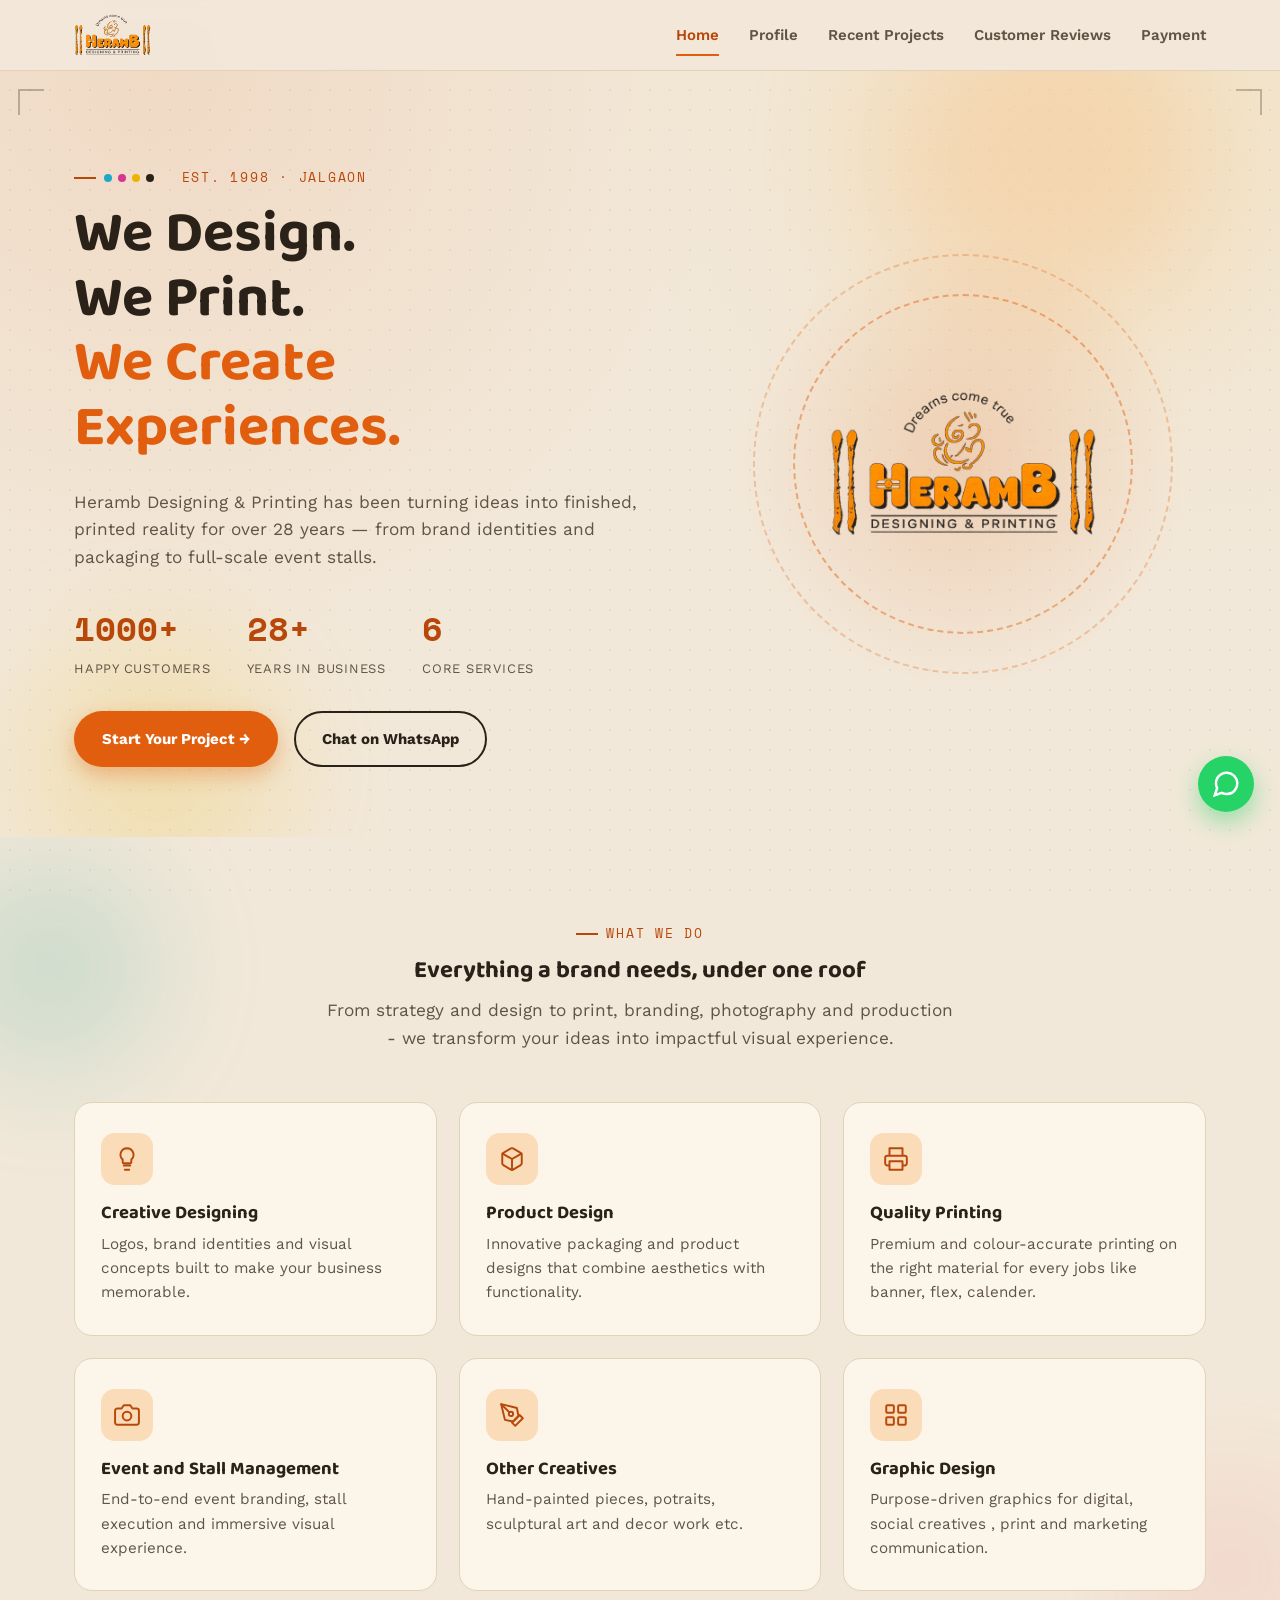
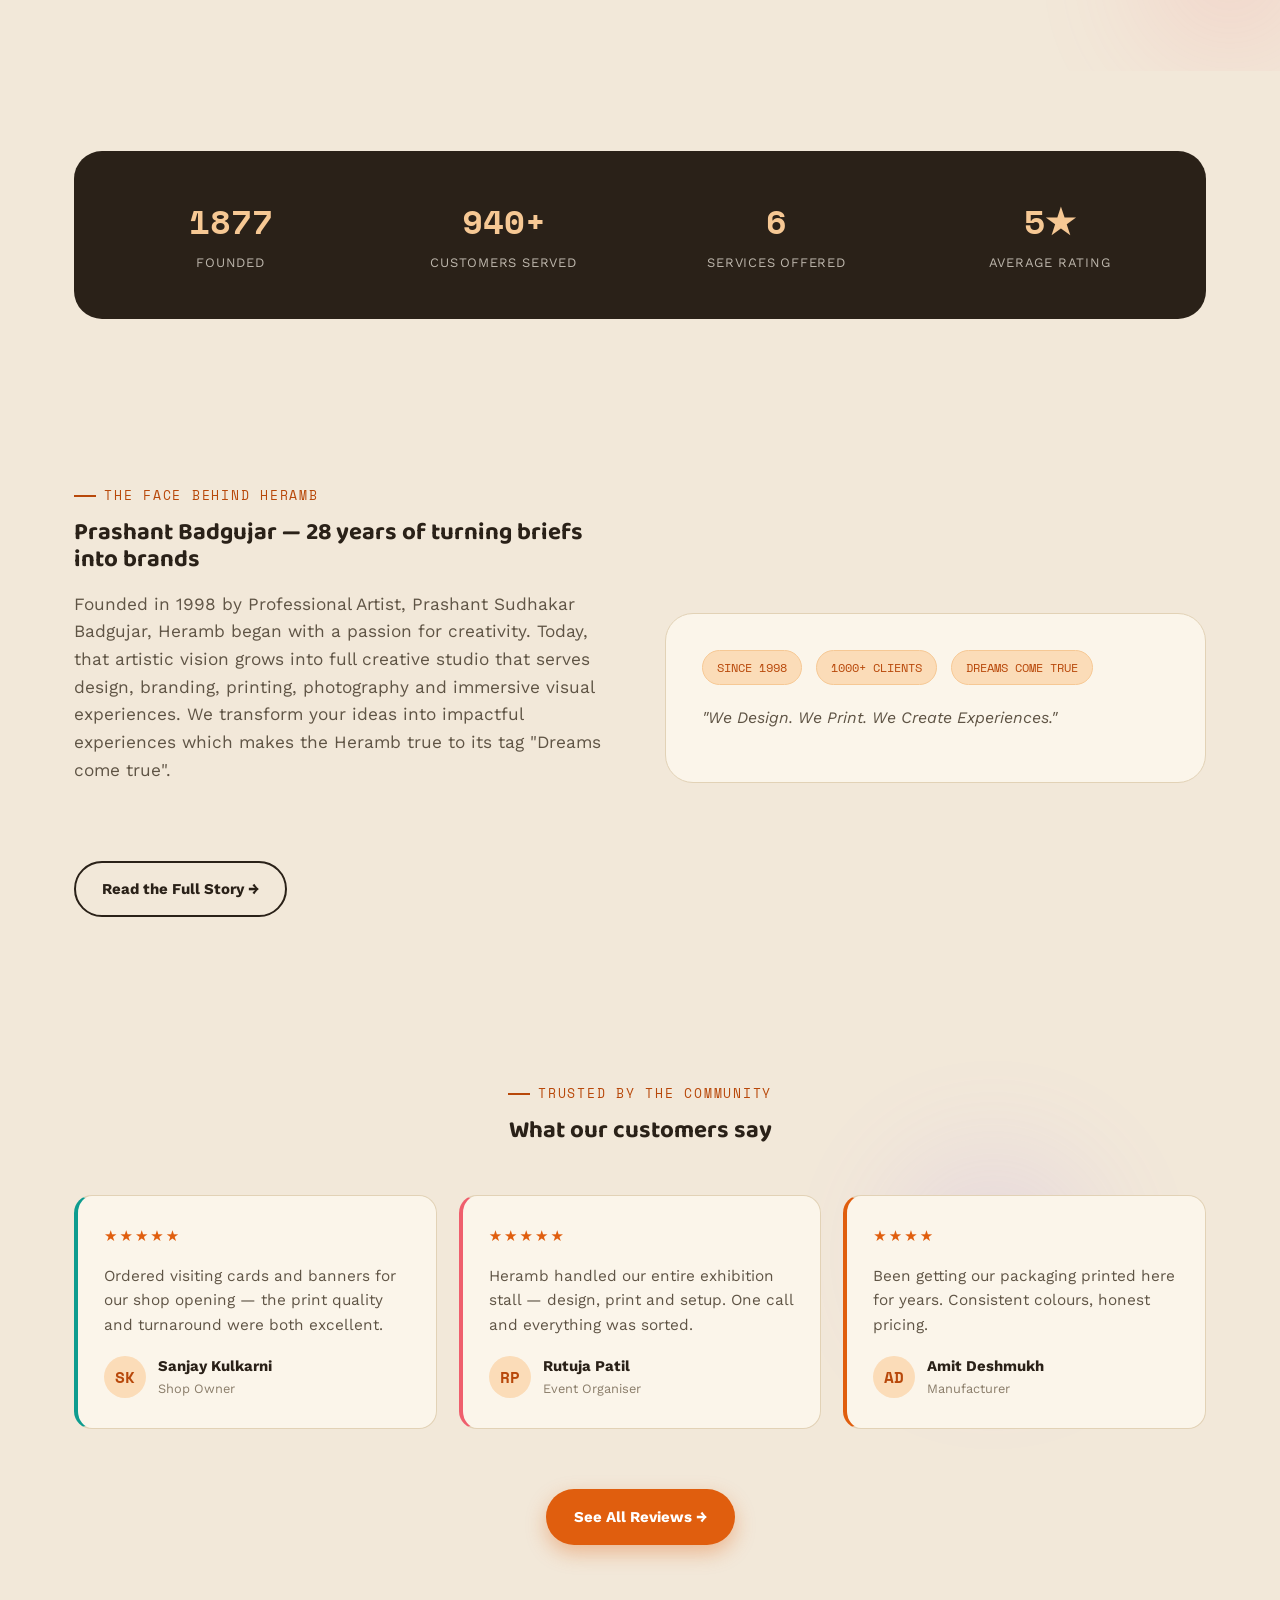
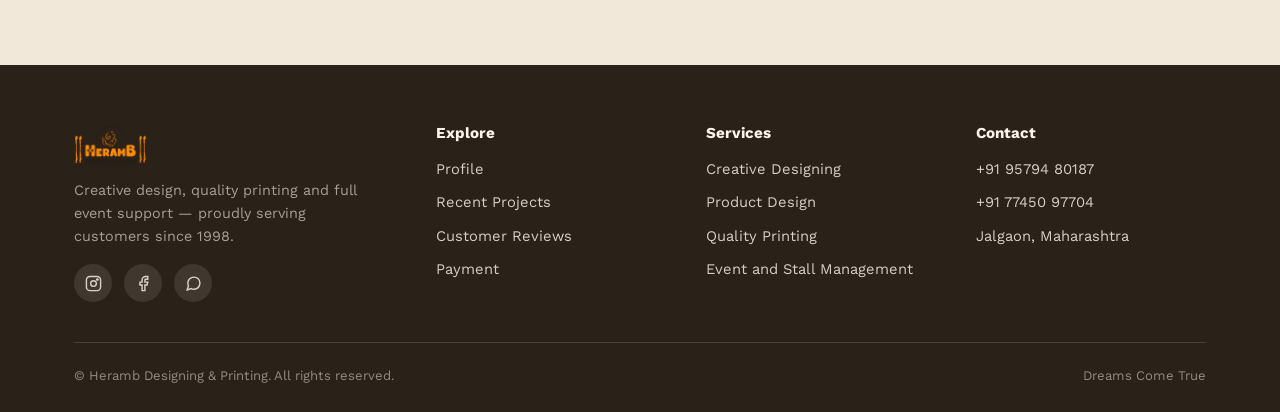
<file: index.html>
<!DOCTYPE html>
<html lang="en">
<head>
<meta charset="UTF-8">
<meta name="viewport" content="width=device-width, initial-scale=1.0">
<title>Heramb Designing &amp; Printing | Creative Design, Printing &amp; Events Since 1998</title>
<meta name="description" content="Heramb Designing & Printing — creative design, product design, quality printing, event and stall management & other creatives. Trusted by 1000+ customers since 1998.">
<link rel="icon" href="images/logo.png">
<link rel="preconnect" href="https://fonts.googleapis.com">
<link href="https://fonts.googleapis.com/css2?family=Baloo+2:wght@500;600;700;800&family=Work+Sans:wght@400;500;600;700&family=Space+Mono:wght@400;700&display=swap" rel="stylesheet">
<link rel="stylesheet" href="styles.css">
</head>
<body>

<header class="site-header">
  <div class="nav-wrap">
    <a href="index.html" class="brand">
      <img src="images/logo.png" alt="Heramb Designing & Printing logo">
    </a>
    <nav class="nav-links">
      <a href="index.html">Home</a>
      <a href="profile.html">Profile</a>
      <a href="projects.html">Recent Projects</a>
      <a href="reviews.html">Customer Reviews</a>
      <a href="payment.html">Payment</a>
      
    </nav>
    <button class="nav-toggle" aria-label="Toggle menu"><span></span><span></span><span></span></button>
  </div>
</header>

<section class="hero">
  <span class="crop-mark tl"></span>
  <span class="crop-mark tr"></span>
  <span class="blob orange" style="width:340px;height:340px;top:-80px;right:5%;"></span>
  <span class="blob yellow" style="width:260px;height:260px;bottom:-60px;left:2%;"></span>
  <div class="container hero-grid" style="position:relative; z-index:1;">
    <div>
      <span class="eyebrow"><span class="reg-dots"><span class="c"></span><span class="m"></span><span class="y"></span><span class="k"></span></span>&nbsp; Est. 1998 &middot; Jalgaon</span>
      <h1>We Design.<br>We Print.<br><span class="accent">We Create Experiences.</span></h1>
      <p class="lead">Heramb Designing &amp; Printing has been turning ideas into finished, printed reality for over 28 years — from brand identities and packaging to full-scale event stalls.</p>

      <div class="hero-stats">
        <div>
          <span class="stat-num">1000+</span>
          <span class="stat-label">Happy Customers</span>
        </div>
        <div>
          <span class="stat-num">28+</span>
          <span class="stat-label">Years in Business</span>
        </div>
        <div>
          <span class="stat-num">6</span>
          <span class="stat-label">Core Services</span>
        </div>
      </div>

      <div class="hero-actions">
        <a href="payment.html#enquiry" class="btn btn-primary">Start Your Project →</a>
        <a href="https://wa.me/919579480187?text=Hi%2C%20I%27d%20like%20to%20enquire%20about%20your%20services." class="btn btn-outline whatsapp-btn" target="_blank" rel="noopener">Chat on WhatsApp</a>
      </div>
    </div>

    <div class="hero-visual">
      <span class="ring r2"></span>
      <span class="ring r1"></span>
      <div class="logo-frame">
        <img src="images/logo.png" alt="Heramb Designing & Printing — Dreams Come True">
      </div>
    </div>
  </div>
</section>

<section id="services" style="position:relative; overflow:hidden;">
  <span class="blob teal drift" style="width:220px;height:220px;top:20px;left:-60px;"></span>
  <span class="blob coral drift" style="width:180px;height:180px;bottom:10px;right:-40px; animation-delay:-6s;"></span>
  <div class="container" style="position:relative; z-index:1;">
    <div class="section-head">
      <span class="eyebrow">What We Do</span>
      <h2>Everything a brand needs, under one roof</h2>
      <p class="lead" style="margin:0 auto;">From strategy and design to print, branding, photography and production - we transform your ideas into impactful visual experience.</p>
    </div>

    <div class="services-grid">

      <a class="service-card-link" href="projects.html?filter=branding">
      <div class="service-card">
        <div class="service-icon">
          <svg width="26" height="26" viewBox="0 0 24 24" fill="none" stroke="currentColor" stroke-width="1.8" stroke-linecap="round" stroke-linejoin="round"><path d="M9 18h6M10 22h4M12 2a6 6 0 0 0-4 10.472V15a1 1 0 0 0 1 1h6a1 1 0 0 0 1-1v-2.528A6 6 0 0 0 12 2Z"/></svg>
        </div>
        <h3>Creative Designing</h3>
        <p>Logos, brand identities and visual concepts built to make your business memorable.</p>
      </div>
      </a>

      <a class="service-card-link" href="projects.html?filter=packaging">
      <div class="service-card">
        <div class="service-icon">
          <svg width="26" height="26" viewBox="0 0 24 24" fill="none" stroke="currentColor" stroke-width="1.8" stroke-linecap="round" stroke-linejoin="round"><path d="M21 16V8a2 2 0 0 0-1-1.73l-7-4a2 2 0 0 0-2 0l-7 4A2 2 0 0 0 3 8v8a2 2 0 0 0 1 1.73l7 4a2 2 0 0 0 2 0l7-4A2 2 0 0 0 21 16Z"/><path d="M3.27 6.96 12 12.01l8.73-5.05M12 22.08V12"/></svg>
        </div>
        <h3>Product Design</h3>
        <p>Innovative packaging and product designs that combine aesthetics with functionality.</p>
      </div>
      </a>

      <a class="service-card-link" href="projects.html?filter=print">
      <div class="service-card">
        <div class="service-icon">
          <svg width="26" height="26" viewBox="0 0 24 24" fill="none" stroke="currentColor" stroke-width="1.8" stroke-linecap="round" stroke-linejoin="round"><path d="M6 9V2h12v7M6 18H4a2 2 0 0 1-2-2v-5a2 2 0 0 1 2-2h16a2 2 0 0 1 2 2v5a2 2 0 0 1-2 2h-2M6 14h12v8H6v-8Z"/></svg>
        </div>
        <h3>Quality Printing</h3>
        <p>Premium and colour-accurate printing on the right material for every jobs like banner, flex, calender.</p>
      </div>
      </a>

      <a class="service-card-link" href="projects.html?filter=photography">
      <div class="service-card">
        <div class="service-icon">
          <svg width="26" height="26" viewBox="0 0 24 24" fill="none" stroke="currentColor" stroke-width="1.8" stroke-linecap="round" stroke-linejoin="round"><path d="M23 19a2 2 0 0 1-2 2H3a2 2 0 0 1-2-2V8a2 2 0 0 1 2-2h4l2-3h6l2 3h4a2 2 0 0 1 2 2Z"/><circle cx="12" cy="13" r="4"/></svg>
        </div>
        <h3>Event and Stall Management</h3>
        <p>End-to-end event branding, stall execution and immersive visual experience.</p>
      </div>
      </a>

      <a class="service-card-link" href="projects.html?filter=design">
      <div class="service-card">
        <div class="service-icon">
          <svg width="26" height="26" viewBox="0 0 24 24" fill="none" stroke="currentColor" stroke-width="1.8" stroke-linecap="round" stroke-linejoin="round"><path d="m12 19 7-7 3 3-7 7-3-3Z"/><path d="m18 13-1.5-7.5L2 2l3.5 14.5L13 18l5-5Z"/><path d="M2 2l7.586 7.586"/><circle cx="11" cy="11" r="2"/></svg>
        </div>
        <h3>Other Creatives</h3>
        <p>Hand-painted pieces, potraits, sculptural art and decor work etc.</p>
      </div>
      </a>

      <div class="service-card no-link">
        <div class="service-icon">
          <svg width="26" height="26" viewBox="0 0 24 24" fill="none" stroke="currentColor" stroke-width="1.8" stroke-linecap="round" stroke-linejoin="round"><rect x="3" y="3" width="7" height="7" rx="1"/><rect x="14" y="3" width="7" height="7" rx="1"/><rect x="3" y="14" width="7" height="7" rx="1"/><rect x="14" y="14" width="7" height="7" rx="1"/></svg>
        </div>
        <h3>Graphic Design</h3>
        <p>Purpose-driven graphics for digital, social creatives , print and marketing communication.</p>
      </div>

    </div>
  </div>
</section>

<section>
  <div class="container">
    <div class="stats-strip">
      <div><span class="stat-num">1998</span><span class="stat-label">Founded</span></div>
      <div><span class="stat-num">1000+</span><span class="stat-label">Customers Served</span></div>
      <div><span class="stat-num">6</span><span class="stat-label">Services Offered</span></div>
      <div><span class="stat-num">4.9★</span><span class="stat-label">Average Rating</span></div>
    </div>
  </div>
</section>

<section>
  <div class="container two-col">
    <div>
      <span class="eyebrow">The Face Behind Heramb</span>
      <h2>Prashant Badgujar — 28 years of turning briefs into brands</h2>
      <p class="lead">Founded in 1998 by Professional Artist, Prashant Sudhakar Badgujar, Heramb began with a passion for creativity. Today, that artistic vision grows into full creative studio that serves design, branding, printing, photography and immersive visual experiences. We transform your ideas into impactful experiences which makes the Heramb true to its tag "Dreams come true".</p>
      <a href="profile.html" class="btn btn-outline mt-lg">Read the Full Story →</a>
    </div>
    <div class="panel" style="padding:36px;">
      <div class="badge-strip">
        <span class="badge-pill">SINCE 1998</span>
        <span class="badge-pill">1000+ CLIENTS</span>
        <span class="badge-pill">DREAMS COME TRUE</span>
      </div>
      <p style="margin-top:20px; color:var(--charcoal-soft); font-style:italic;">"We Design. We Print. We Create Experiences."</p>
    </div>
  </div>
</section>

<section>
  <div class="container">
    <div class="section-head">
      <span class="eyebrow">Trusted By The Community</span>
      <h2>What our customers say</h2>
    </div>
    <div class="review-grid" style="position:relative;">
      <span class="blob violet drift" style="width:200px;height:200px;top:-40px;right:10%; z-index:-1;"></span>
      <div class="review-card">
        <div class="review-stars">★★★★★</div>
        <p class="review-text">Ordered visiting cards and banners for our shop opening — the print quality and turnaround were both excellent.</p>
        <div class="review-person">
          <div class="review-avatar">SK</div>
          <div><div class="review-name">Sanjay Kulkarni</div><div class="review-role">Shop Owner</div></div>
        </div>
      </div>
      <div class="review-card">
        <div class="review-stars">★★★★★</div>
        <p class="review-text">Heramb handled our entire exhibition stall — design, print and setup. One call and everything was sorted.</p>
        <div class="review-person">
          <div class="review-avatar">RP</div>
          <div><div class="review-name">Rutuja Patil</div><div class="review-role">Event Organiser</div></div>
        </div>
      </div>
      <div class="review-card">
        <div class="review-stars">★★★★</div>
        <p class="review-text">Been getting our packaging printed here for years. Consistent colours, honest pricing.</p>
        <div class="review-person">
          <div class="review-avatar">AD</div>
          <div><div class="review-name">Amit Deshmukh</div><div class="review-role">Manufacturer</div></div>
        </div>
      </div>
    </div>
    <div class="text-center mt-lg">
      <a href="reviews.html" class="btn btn-primary">See All Reviews →</a>
    </div>
  </div>
</section>

<footer>
  <div class="container">
    <div class="footer-grid">
      <div class="footer-brand">
        <img src="images/logo.png" alt="Heramb Designing & Printing">
        <p>Creative design, quality printing and full event support — proudly serving customers since 1998.</p>
        <div class="social-row">
          <a href="#" aria-label="Instagram" target="_blank" rel="noopener"><svg width="17" height="17" viewBox="0 0 24 24" fill="none" stroke="currentColor" stroke-width="2"><rect x="2" y="2" width="20" height="20" rx="5"/><circle cx="12" cy="12" r="4"/><circle cx="17.5" cy="6.5" r="1"/></svg></a>
          <a href="#" aria-label="Facebook" target="_blank" rel="noopener"><svg width="17" height="17" viewBox="0 0 24 24" fill="none" stroke="currentColor" stroke-width="2"><path d="M18 2h-3a5 5 0 0 0-5 5v3H7v4h3v8h4v-8h3l1-4h-4V7a1 1 0 0 1 1-1h3Z"/></svg></a>
          <a href="https://wa.me/919579480187" class="whatsapp-icon" aria-label="WhatsApp" target="_blank" rel="noopener"><svg width="17" height="17" viewBox="0 0 24 24" fill="none" stroke="currentColor" stroke-width="2"><path d="M21 11.5a8.38 8.38 0 0 1-.9 3.8 8.5 8.5 0 0 1-7.6 4.7 8.38 8.38 0 0 1-3.8-.9L3 21l1.9-5.7a8.38 8.38 0 0 1-.9-3.8 8.5 8.5 0 0 1 4.7-7.6 8.38 8.38 0 0 1 3.8-.9h.5a8.48 8.48 0 0 1 8 8v.5Z"/></svg></a>
        </div>
      </div>
      <div>
        <h4>Explore</h4>
        <ul>
          <li><a href="profile.html">Profile</a></li>
          <li><a href="projects.html">Recent Projects</a></li>
          <li><a href="reviews.html">Customer Reviews</a></li>
          <li><a href="payment.html">Payment</a></li>
        </ul>
      </div>
      <div>
        <h4>Services</h4>
        <ul>
          <li><a href="index.html#services">Creative Designing</a></li>
          <li><a href="index.html#services">Product Design</a></li>
          <li><a href="index.html#services">Quality Printing</a></li>
          <li><a href="index.html#services">Event and Stall Management</a></li>
        </ul>
      </div>
      <div>
        <h4>Contact</h4>
        <ul>
          <li>+91 95794 80187</li>
          <li>+91 77450 97704</li>
          <li>Jalgaon, Maharashtra</li>
        </ul>
      </div>
    </div>
    <div class="footer-bottom">
      <span>© Heramb Designing &amp; Printing. All rights reserved.</span>
      <span>Dreams Come True</span>
    </div>
  </div>
</footer>

<script src="script.js"></script>
</body>
</html>
</file>
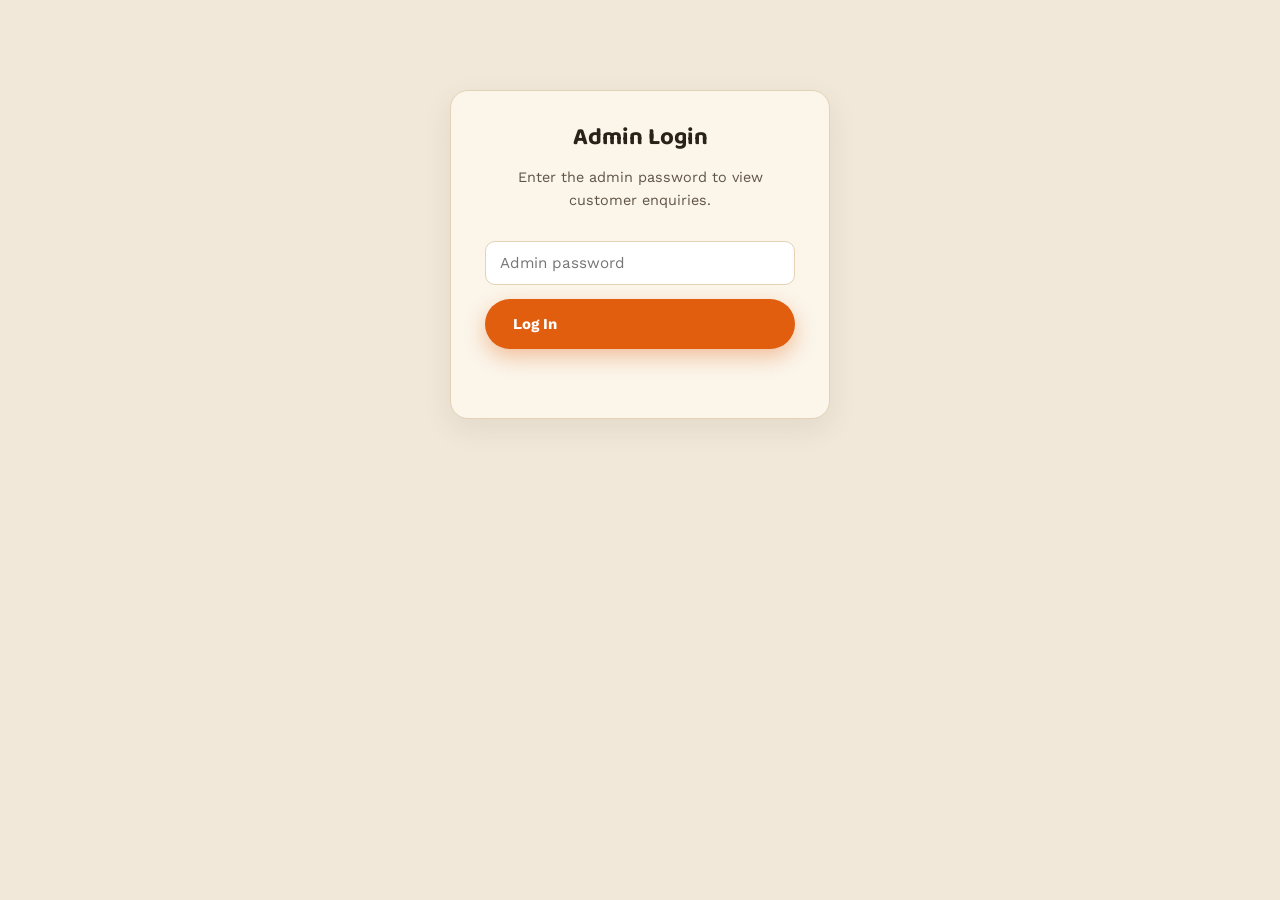
<file: admin.html>
<!DOCTYPE html>
<html lang="en">
<head>
<meta charset="UTF-8">
<meta name="viewport" content="width=device-width, initial-scale=1.0">
<title>Admin | Heramb Designing &amp; Printing</title>
<meta name="robots" content="noindex, nofollow">
<link rel="icon" href="images/logo.png">
<link rel="preconnect" href="https://fonts.googleapis.com">
<link href="https://fonts.googleapis.com/css2?family=Baloo+2:wght@500;600;700;800&family=Work+Sans:wght@400;500;600;700&family=Space+Mono:wght@400;700&display=swap" rel="stylesheet">
<link rel="stylesheet" href="styles.css">
<script src="config.js"></script>
<style>
  body { background: var(--beige-bg); }
  .admin-wrap { max-width: 1100px; margin: 0 auto; padding: 40px 20px 80px; }
  .admin-header { display:flex; align-items:center; justify-content:space-between; gap:16px; margin-bottom: 28px; flex-wrap: wrap; }
  .admin-header img { height: 36px; }
  .logout-btn, .refresh-btn {
    background: var(--charcoal); color:#fff; border:none; padding:9px 18px;
    border-radius: 999px; font-size: 13px; font-weight:700; cursor:pointer;
  }
  .refresh-btn { background: var(--orange); }
  .logout-btn:hover { background: var(--orange-deep); }
  .refresh-btn:hover { background: var(--orange-deep); }

  #loginScreen {
    max-width: 380px; margin: 90px auto; background: var(--beige-panel);
    border: 1px solid var(--beige-line); border-radius: var(--radius-md);
    padding: 34px; text-align:center; box-shadow: var(--shadow-card);
  }
  #loginScreen h2 { margin-top:0; }
  #loginScreen input {
    width:100%; padding: 12px 14px; border-radius: var(--radius-sm);
    border: 1px solid var(--beige-line); font-family: var(--font-body); font-size: .95rem; margin: 14px 0;
  }
  #loginError { color: var(--coral-pop); font-size: .85rem; min-height: 18px; margin-top: 4px; }

  #dashboard { display:none; }
  .stats-row { display:grid; grid-template-columns: repeat(4,1fr); gap:16px; margin-bottom: 26px; }
  .stat-box { background: var(--beige-panel); border:1px solid var(--beige-line); border-radius: var(--radius-md); padding: 18px 20px; }
  .stat-box .num { font-family: var(--font-display); font-size: 1.7rem; font-weight:800; color: var(--orange-deep); }
  .stat-box .lbl { font-size: .78rem; color: var(--charcoal-soft); text-transform:uppercase; letter-spacing:.04em; }

  table { width:100%; border-collapse: collapse; background: var(--beige-panel); border-radius: var(--radius-md); overflow:hidden; }
  thead th {
    text-align:left; font-size: .74rem; text-transform:uppercase; letter-spacing:.05em;
    color: var(--charcoal-soft); padding: 12px 14px; background: var(--beige-line);
  }
  tbody td { padding: 12px 14px; font-size: .9rem; border-bottom: 1px solid var(--beige-line); vertical-align: top; }
  tbody tr:last-child td { border-bottom: none; }
  tbody tr:hover { background: var(--orange-tint); }
  .msg-cell { max-width: 240px; white-space: pre-wrap; }
  .status-select {
    padding: 6px 8px; border-radius: 8px; border:1px solid var(--beige-line); font-size: .8rem; font-family: var(--font-body);
  }
  .del-btn { background:none; border:none; color: var(--coral-pop); cursor:pointer; font-size: .85rem; font-weight:700; }
  .del-btn:hover { text-decoration: underline; }
  .empty-note { text-align:center; padding: 50px 20px; color: var(--charcoal-faint); }
  .table-wrap { overflow-x:auto; }
</style>
</head>
<body>

<div id="loginScreen">
  <h2>Admin Login</h2>
  <p style="color:var(--charcoal-soft); font-size:.9rem;">Enter the admin password to view customer enquiries.</p>
  <input type="password" id="loginPassword" placeholder="Admin password" autocomplete="current-password">
  <button class="btn btn-primary" id="loginBtn" style="width:100%;">Log In</button>
  <p id="loginError"></p>
</div>

<div id="dashboard" class="admin-wrap">
  <div class="admin-header">
    <a href="index.html" class="brand"><img src="images/logo.png" alt="Heramb Designing & Printing"></a>
    <div style="display:flex; gap:10px;">
      <button class="refresh-btn" id="refreshBtn">↻ Refresh</button>
      <button class="logout-btn" id="logoutBtn">Log Out</button>
    </div>
  </div>

  <div class="stats-row">
    <div class="stat-box"><div class="num" id="statTotal">0</div><div class="lbl">Total Enquiries</div></div>
    <div class="stat-box"><div class="num" id="statNew">0</div><div class="lbl">New</div></div>
    <div class="stat-box"><div class="num" id="statPaid">0</div><div class="lbl">Paid</div></div>
    <div class="stat-box"><div class="num" id="statCompleted">0</div><div class="lbl">Completed</div></div>
  </div>

  <div class="table-wrap">
    <table>
      <thead>
        <tr>
          <th>Date</th><th>Name</th><th>Phone</th><th>Service</th><th>Amount</th><th>Message</th><th>Status</th><th></th>
        </tr>
      </thead>
      <tbody id="enquiryTableBody"></tbody>
    </table>
  </div>
  <p class="empty-note" id="emptyNote" style="display:none;">No enquiries yet. New customer submissions from the Payment page will appear here automatically.</p>
</div>

<script>
  var apiBase = window.HERAMB_API_BASE || '';

  var loginScreen = document.getElementById('loginScreen');
  var dashboard = document.getElementById('dashboard');
  var loginBtn = document.getElementById('loginBtn');
  var loginPassword = document.getElementById('loginPassword');
  var loginError = document.getElementById('loginError');

  function showDashboard() {
    loginScreen.style.display = 'none';
    dashboard.style.display = 'block';
    loadEnquiries();
  }
  function showLogin() {
    loginScreen.style.display = 'block';
    dashboard.style.display = 'none';
  }

  function checkSession() {
    fetch(apiBase + '/api/admin/check', { credentials: 'include' })
      .then(function (r) { return r.json(); })
      .then(function (d) { if (d.loggedIn) showDashboard(); else showLogin(); })
      .catch(function () { showLogin(); });
  }

  function doLogin() {
    loginError.textContent = '';
    var pw = loginPassword.value;
    if (!pw) return;
    loginBtn.disabled = true;
    fetch(apiBase + '/api/admin/login', {
      method: 'POST', credentials: 'include',
      headers: { 'Content-Type': 'application/json' },
      body: JSON.stringify({ password: pw })
    })
      .then(function (res) { return res.json().then(function (d) { return { ok: res.ok, d: d }; }); })
      .then(function (r) {
        if (r.ok) { loginPassword.value = ''; showDashboard(); }
        else loginError.textContent = r.d.error || 'Login failed.';
      })
      .catch(function () { loginError.textContent = 'Could not reach the server. Check your connection or config.js API URL.'; })
      .finally(function () { loginBtn.disabled = false; });
  }
  loginBtn.addEventListener('click', doLogin);
  loginPassword.addEventListener('keydown', function (e) { if (e.key === 'Enter') doLogin(); });

  document.getElementById('logoutBtn').addEventListener('click', function () {
    fetch(apiBase + '/api/admin/logout', { method: 'POST', credentials: 'include' }).then(showLogin);
  });
  document.getElementById('refreshBtn').addEventListener('click', loadEnquiries);

  function escapeHtml(str) {
    var div = document.createElement('div');
    div.textContent = str == null ? '' : str;
    return div.innerHTML;
  }

  function loadEnquiries() {
    fetch(apiBase + '/api/admin/enquiries', { credentials: 'include' })
      .then(function (res) {
        if (res.status === 401) { showLogin(); throw new Error('not logged in'); }
        return res.json();
      })
      .then(function (data) {
        var rows = data.enquiries || [];
        var tbody = document.getElementById('enquiryTableBody');
        var emptyNote = document.getElementById('emptyNote');
        tbody.innerHTML = '';

        document.getElementById('statTotal').textContent = rows.length;
        document.getElementById('statNew').textContent = rows.filter(function (r) { return r.status === 'new'; }).length;
        document.getElementById('statPaid').textContent = rows.filter(function (r) { return r.status === 'paid'; }).length;
        document.getElementById('statCompleted').textContent = rows.filter(function (r) { return r.status === 'completed'; }).length;

        if (!rows.length) { emptyNote.style.display = 'block'; return; }
        emptyNote.style.display = 'none';

        rows.forEach(function (r) {
          var tr = document.createElement('tr');
          tr.innerHTML =
            '<td>' + escapeHtml(r.created_at) + '</td>' +
            '<td>' + escapeHtml(r.name) + '</td>' +
            '<td>' + escapeHtml(r.phone) + '</td>' +
            '<td>' + escapeHtml(r.service) + '</td>' +
            '<td>' + (r.amount ? '₹' + escapeHtml(r.amount) : '—') + '</td>' +
            '<td class="msg-cell">' + escapeHtml(r.message) + '</td>' +
            '<td></td><td></td>';

          var statusTd = tr.children[6];
          var select = document.createElement('select');
          select.className = 'status-select';
          ['new', 'contacted', 'paid', 'completed', 'spam'].forEach(function (s) {
            var opt = document.createElement('option');
            opt.value = s; opt.textContent = s;
            if (s === r.status) opt.selected = true;
            select.appendChild(opt);
          });
          select.addEventListener('change', function () {
            fetch(apiBase + '/api/admin/enquiries/' + r.id, {
              method: 'PATCH', credentials: 'include',
              headers: { 'Content-Type': 'application/json' },
              body: JSON.stringify({ status: select.value })
            }).then(loadEnquiries);
          });
          statusTd.appendChild(select);

          var delTd = tr.children[7];
          var delBtn = document.createElement('button');
          delBtn.className = 'del-btn';
          delBtn.textContent = 'Delete';
          delBtn.addEventListener('click', function () {
            if (!confirm('Delete this enquiry permanently?')) return;
            fetch(apiBase + '/api/admin/enquiries/' + r.id, { method: 'DELETE', credentials: 'include' }).then(loadEnquiries);
          });
          delTd.appendChild(delBtn);

          tbody.appendChild(tr);
        });
      })
      .catch(function (e) { console.error(e); });
  }

  checkSession();
</script>
</body>
</html>
</file>
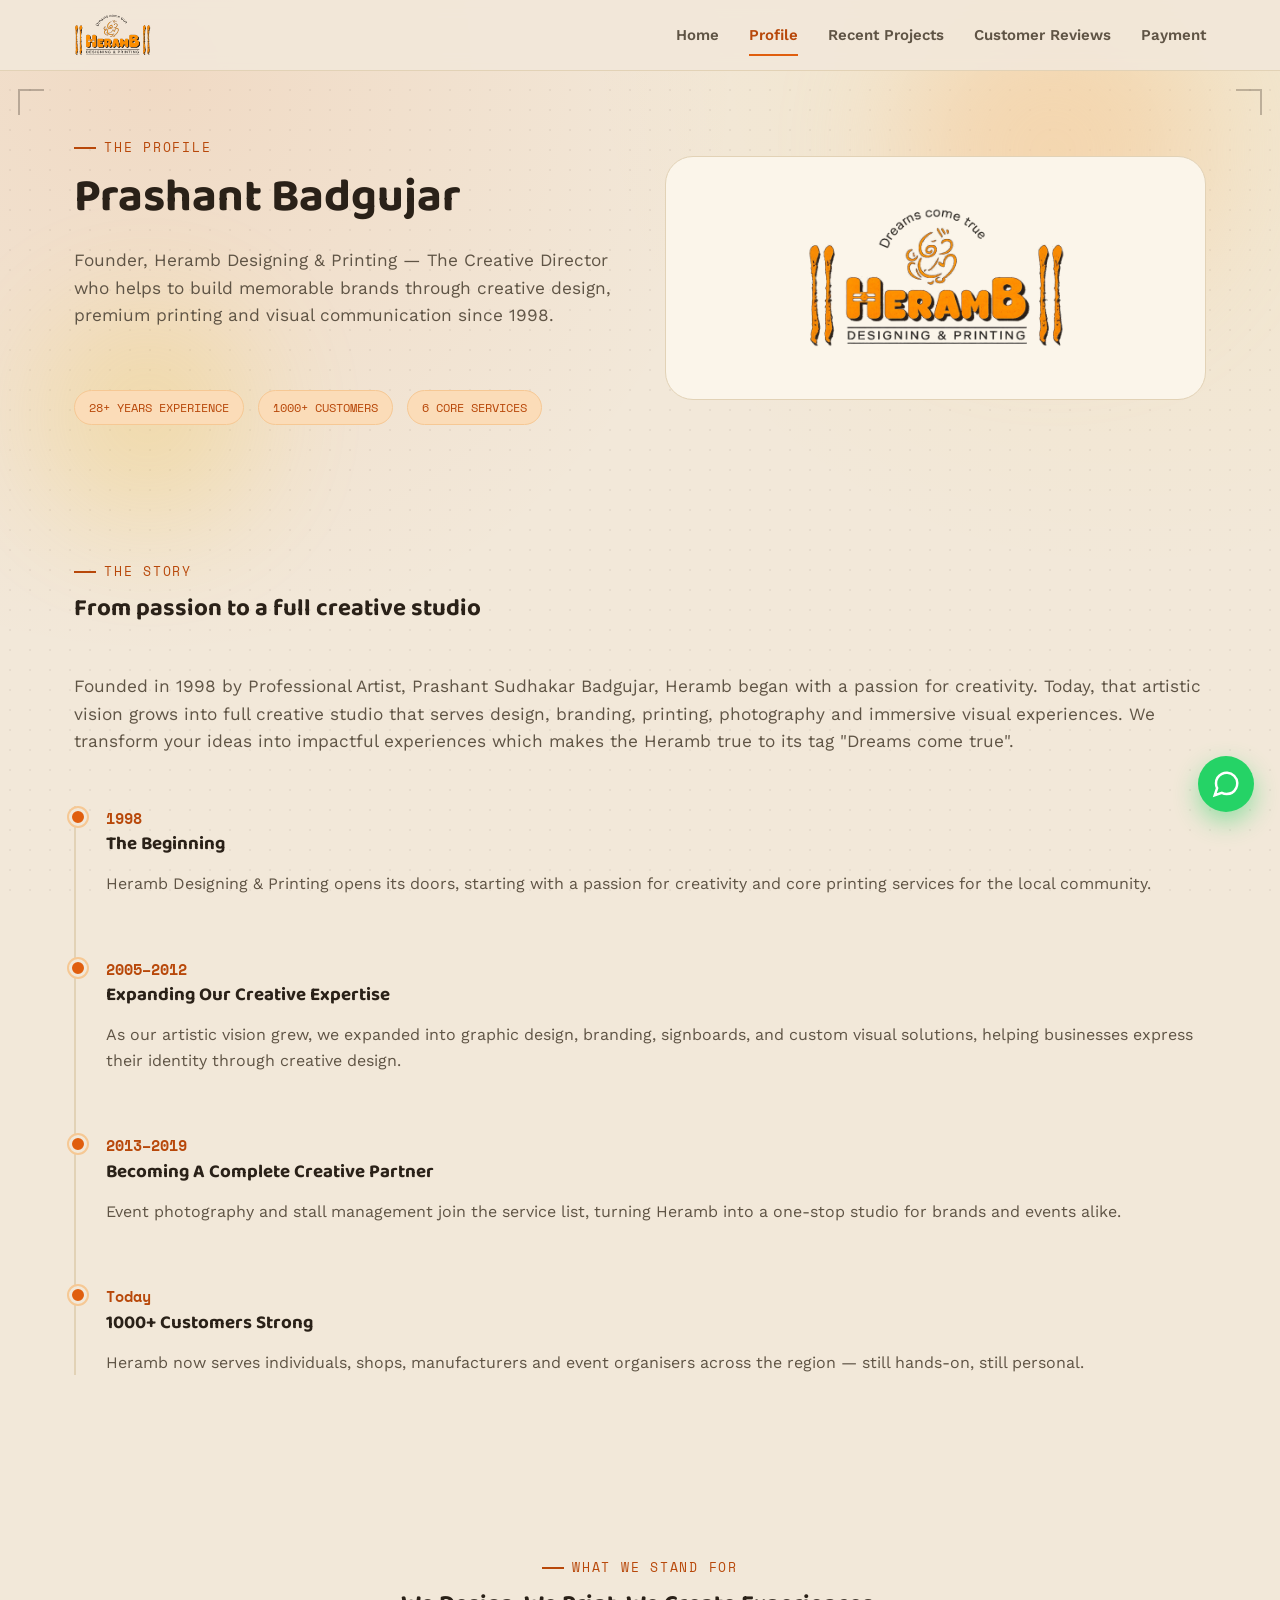
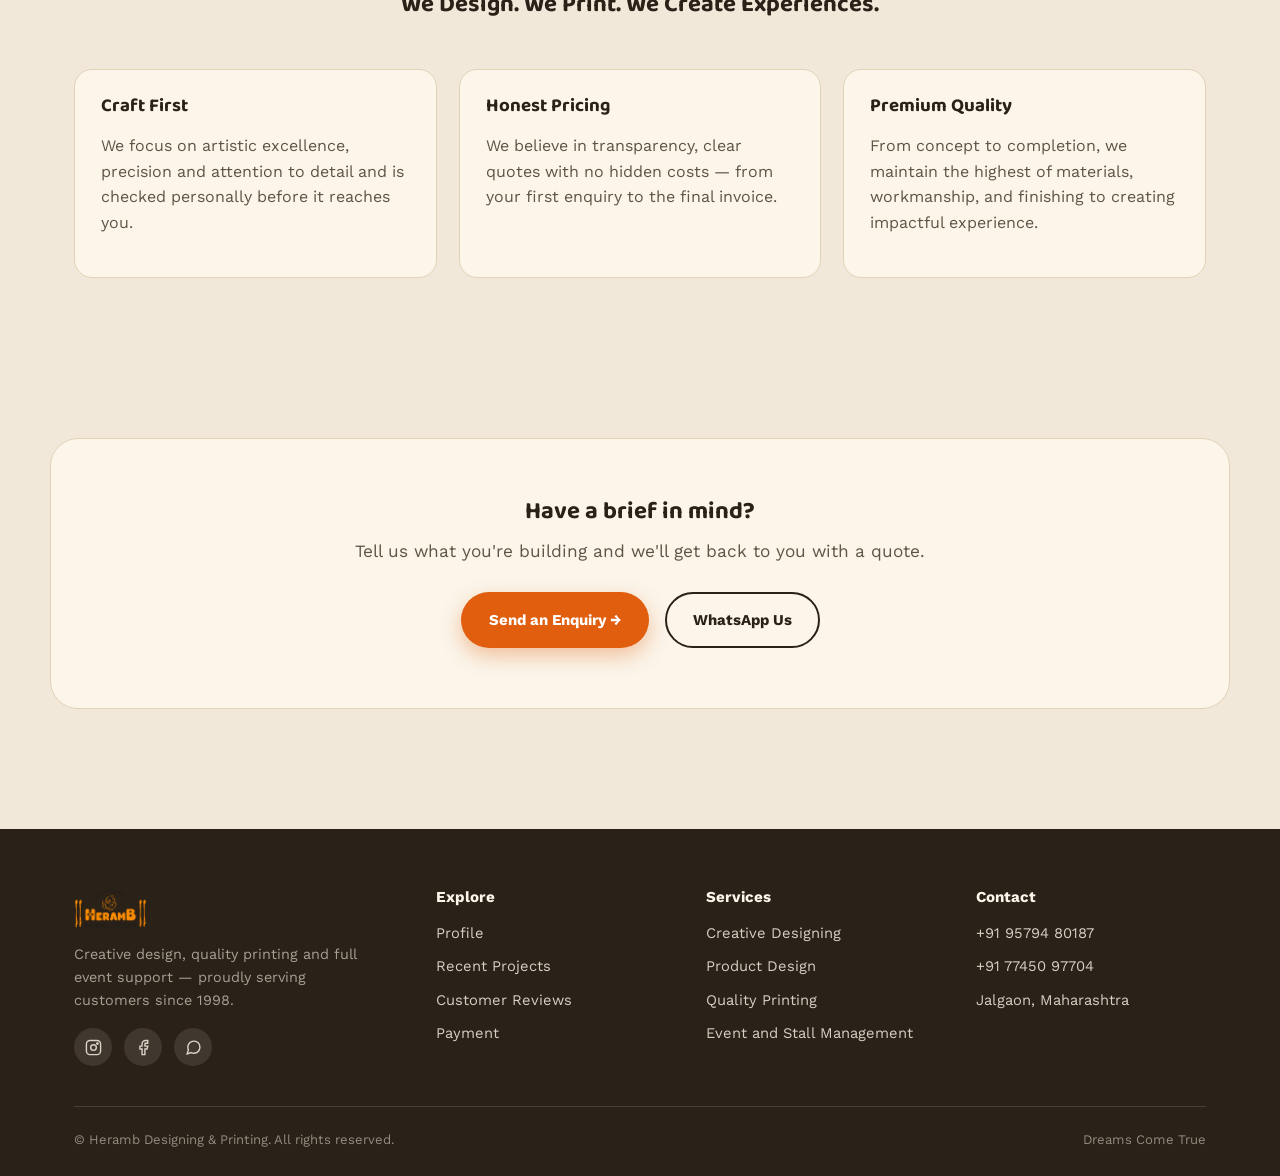
<file: profile.html>
<!DOCTYPE html>
<html lang="en">
<head>
<meta charset="UTF-8">
<meta name="viewport" content="width=device-width, initial-scale=1.0">
<title>Profile | Heramb Designing &amp; Printing</title>
<meta name="description" content="Meet Prashant Badgujar and the story behind Heramb Designing & Printing — 27+ years of creative design and printing since 1998.">
<link rel="icon" href="images/logo.png">
<link rel="preconnect" href="https://fonts.googleapis.com">
<link href="https://fonts.googleapis.com/css2?family=Baloo+2:wght@500;600;700;800&family=Work+Sans:wght@400;500;600;700&family=Space+Mono:wght@400;700&display=swap" rel="stylesheet">
<link rel="stylesheet" href="styles.css">
<style>
  .timeline { position: relative; margin-top: 50px; padding-left: 30px; border-left: 2px solid var(--beige-line); }
  .timeline-item { position: relative; padding-bottom: 44px; }
  .timeline-item:last-child { padding-bottom: 0; }
  .timeline-item::before {
    content: "";
    position: absolute; left: -37px; top: 2px;
    width: 12px; height: 12px; border-radius: 50%;
    background: var(--orange); border: 3px solid var(--beige-bg);
    box-shadow: 0 0 0 2px var(--orange-tint-2);
  }
  .timeline-year { font-family: var(--font-mono); color: var(--orange-deep); font-weight: 700; font-size: .95rem; margin-bottom: 4px; }
  .value-grid { display: grid; grid-template-columns: repeat(3,1fr); gap: 22px; }
  .value-card { background: var(--beige-panel); border: 1px solid var(--beige-line); border-radius: var(--radius-md); padding: 26px; }
  @media (max-width: 900px){ .value-grid { grid-template-columns: 1fr; } }
</style>
</head>
<body>

<header class="site-header">
  <div class="nav-wrap">
    <a href="index.html" class="brand"><img src="images/logo.png" alt="Heramb Designing & Printing logo"></a>
    <nav class="nav-links">
      <a href="index.html">Home</a>
      <a href="profile.html">Profile</a>
      <a href="projects.html">Recent Projects</a>
      <a href="reviews.html">Customer Reviews</a>
      <a href="payment.html">Payment</a>
  
    </nav>
    <button class="nav-toggle" aria-label="Toggle menu"><span></span><span></span><span></span></button>
  </div>
</header>

<section class="page-hero">
  <span class="crop-mark tl"></span>
  <span class="crop-mark tr"></span>
  <span class="blob orange" style="width:300px;height:300px;top:-70px;right:6%;"></span>
  <span class="blob yellow" style="width:220px;height:220px;bottom:-50px;left:3%;"></span>
  <div class="container two-col">
    <div>
      <span class="eyebrow">The Profile</span>
      <h1>Prashant Badgujar</h1>
      <p class="lead">Founder, Heramb Designing &amp; Printing — The Creative Director who helps to build memorable brands through creative design, premium printing and visual communication since 1998. </p>
      <div class="badge-strip mt-lg">
        <span class="badge-pill">28+ YEARS EXPERIENCE</span>
        <span class="badge-pill">1000+ CUSTOMERS</span>
        <span class="badge-pill">6 CORE SERVICES</span>
      </div>
    </div>
    <div class="panel text-center" style="padding:50px 30px;">
      <img src="images/logo.png" alt="Heramb Designing & Printing" style="width:260px; margin:0 auto;">
    </div>
  </div>
</section>

<section>
  <div class="container">
    <div class="section-head left">
      <span class="eyebrow">The Story</span>
      <h2>From passion to a full creative studio</h2>
    </div>
    <p class="lead" style="max-width:100%;">
     Founded in 1998 by Professional Artist, Prashant Sudhakar Badgujar, Heramb began with a passion for creativity. Today, that artistic vision grows into full creative studio that serves design, branding, printing, photography and immersive visual experiences. We transform your ideas into impactful experiences which makes the Heramb true to its tag "Dreams come true".
    </p>

    <div class="timeline">
      <div class="timeline-item">
        <div class="timeline-year">1998</div>
        <h3>The Beginning</h3>
        <p style="color:var(--charcoal-soft);">Heramb Designing &amp; Printing opens its doors, starting with a passion for creativity and core printing services for the local community.</p>
      </div>
      <div class="timeline-item">
        <div class="timeline-year">2005–2012</div>
        <h3>Expanding Our Creative Expertise</h3>
        <p style="color:var(--charcoal-soft);">As our artistic vision grew, we expanded into graphic design, branding, signboards, and custom visual solutions, helping businesses express their identity through creative design.</p>
      </div>
      <div class="timeline-item">
        <div class="timeline-year">2013–2019</div>
        <h3>Becoming A Complete Creative Partner</h3>
        <p style="color:var(--charcoal-soft);">Event photography and stall management join the service list, turning Heramb into a one-stop studio for brands and events alike.</p>
      </div>
      <div class="timeline-item">
        <div class="timeline-year">Today</div>
        <h3>1000+ Customers Strong</h3>
        <p style="color:var(--charcoal-soft);">Heramb now serves individuals, shops, manufacturers and event organisers across the region — still hands-on, still personal.</p>
      </div>
    </div>
  </div>
</section>

<section>
  <div class="container">
    <div class="section-head">
      <span class="eyebrow">What We Stand For</span>
      <h2>We Design. We Print. We Create Experiences.</h2>
    </div>
    <div class="value-grid">
      <div class="value-card">
        <h3>Craft First</h3>
        <p style="color:var(--charcoal-soft);">We focus on artistic excellence, precision and attention to detail and is checked personally before it reaches you.</p>
      </div>
      <div class="value-card">
        <h3>Honest Pricing</h3>
        <p style="color:var(--charcoal-soft);">We believe in transparency, clear quotes with no hidden costs — from your first enquiry to the final invoice.</p>
      </div>
      <div class="value-card">
        <h3>Premium Quality</h3>
        <p style="color:var(--charcoal-soft);">From concept to completion, we maintain the highest of materials, workmanship, and finishing to creating impactful experience.</p>
      </div>
    </div>
  </div>
</section>

<section>
  <div class="container panel text-center" style="padding:60px 30px;">
    <h2>Have a brief in mind?</h2>
    <p class="lead" style="margin:0 auto 26px;">Tell us what you're building and we'll get back to you with a quote.</p>
    <div class="hero-actions" style="justify-content:center;">
      <a href="payment.html#enquiry" class="btn btn-primary">Send an Enquiry →</a>
      <a href="https://wa.me/919579480187?text=Hi%2C%20I%27d%20like%20to%20enquire%20about%20your%20services." class="btn btn-outline whatsapp-btn" target="_blank" rel="noopener">WhatsApp Us</a>
    </div>
  </div>
</section>

<footer>
  <div class="container">
    <div class="footer-grid">
      <div class="footer-brand">
        <img src="images/logo.png" alt="Heramb Designing & Printing">
        <p>Creative design, quality printing and full event support — proudly serving customers since 1998.</p>
        <div class="social-row">
          <a href="#" aria-label="Instagram" target="_blank" rel="noopener"><svg width="17" height="17" viewBox="0 0 24 24" fill="none" stroke="currentColor" stroke-width="2"><rect x="2" y="2" width="20" height="20" rx="5"/><circle cx="12" cy="12" r="4"/><circle cx="17.5" cy="6.5" r="1"/></svg></a>
          <a href="#" aria-label="Facebook" target="_blank" rel="noopener"><svg width="17" height="17" viewBox="0 0 24 24" fill="none" stroke="currentColor" stroke-width="2"><path d="M18 2h-3a5 5 0 0 0-5 5v3H7v4h3v8h4v-8h3l1-4h-4V7a1 1 0 0 1 1-1h3Z"/></svg></a>
          <a href="https://wa.me/919579480187" class="whatsapp-icon" aria-label="WhatsApp" target="_blank" rel="noopener"><svg width="17" height="17" viewBox="0 0 24 24" fill="none" stroke="currentColor" stroke-width="2"><path d="M21 11.5a8.38 8.38 0 0 1-.9 3.8 8.5 8.5 0 0 1-7.6 4.7 8.38 8.38 0 0 1-3.8-.9L3 21l1.9-5.7a8.38 8.38 0 0 1-.9-3.8 8.5 8.5 0 0 1 4.7-7.6 8.38 8.38 0 0 1 3.8-.9h.5a8.48 8.48 0 0 1 8 8v.5Z"/></svg></a>
        </div>
      </div>
      <div>
        <h4>Explore</h4>
        <ul>
          <li><a href="profile.html">Profile</a></li>
          <li><a href="projects.html">Recent Projects</a></li>
          <li><a href="reviews.html">Customer Reviews</a></li>
          <li><a href="payment.html">Payment</a></li>
        </ul>
      </div>
      <div>
        <h4>Services</h4>
        <ul>
          <li><a href="index.html#services">Creative Designing</a></li>
          <li><a href="index.html#services">Product Design</a></li>
          <li><a href="index.html#services">Quality Printing</a></li>
          <li><a href="index.html#services">Event and Stall Management</a></li>
        </ul>
      </div>
      <div>
        <h4>Contact</h4>
        <ul>
          <li>+91 95794 80187</li>
          <li>+91 77450 97704</li>
          <li>Jalgaon, Maharashtra</li>
        </ul>
      </div>
    </div>
    <div class="footer-bottom">
      <span>© Heramb Designing &amp; Printing. All rights reserved.</span>
      <span>Dreams Come True</span>
    </div>
  </div>
</footer>

<script src="script.js"></script>
</body>
</html>
</file>
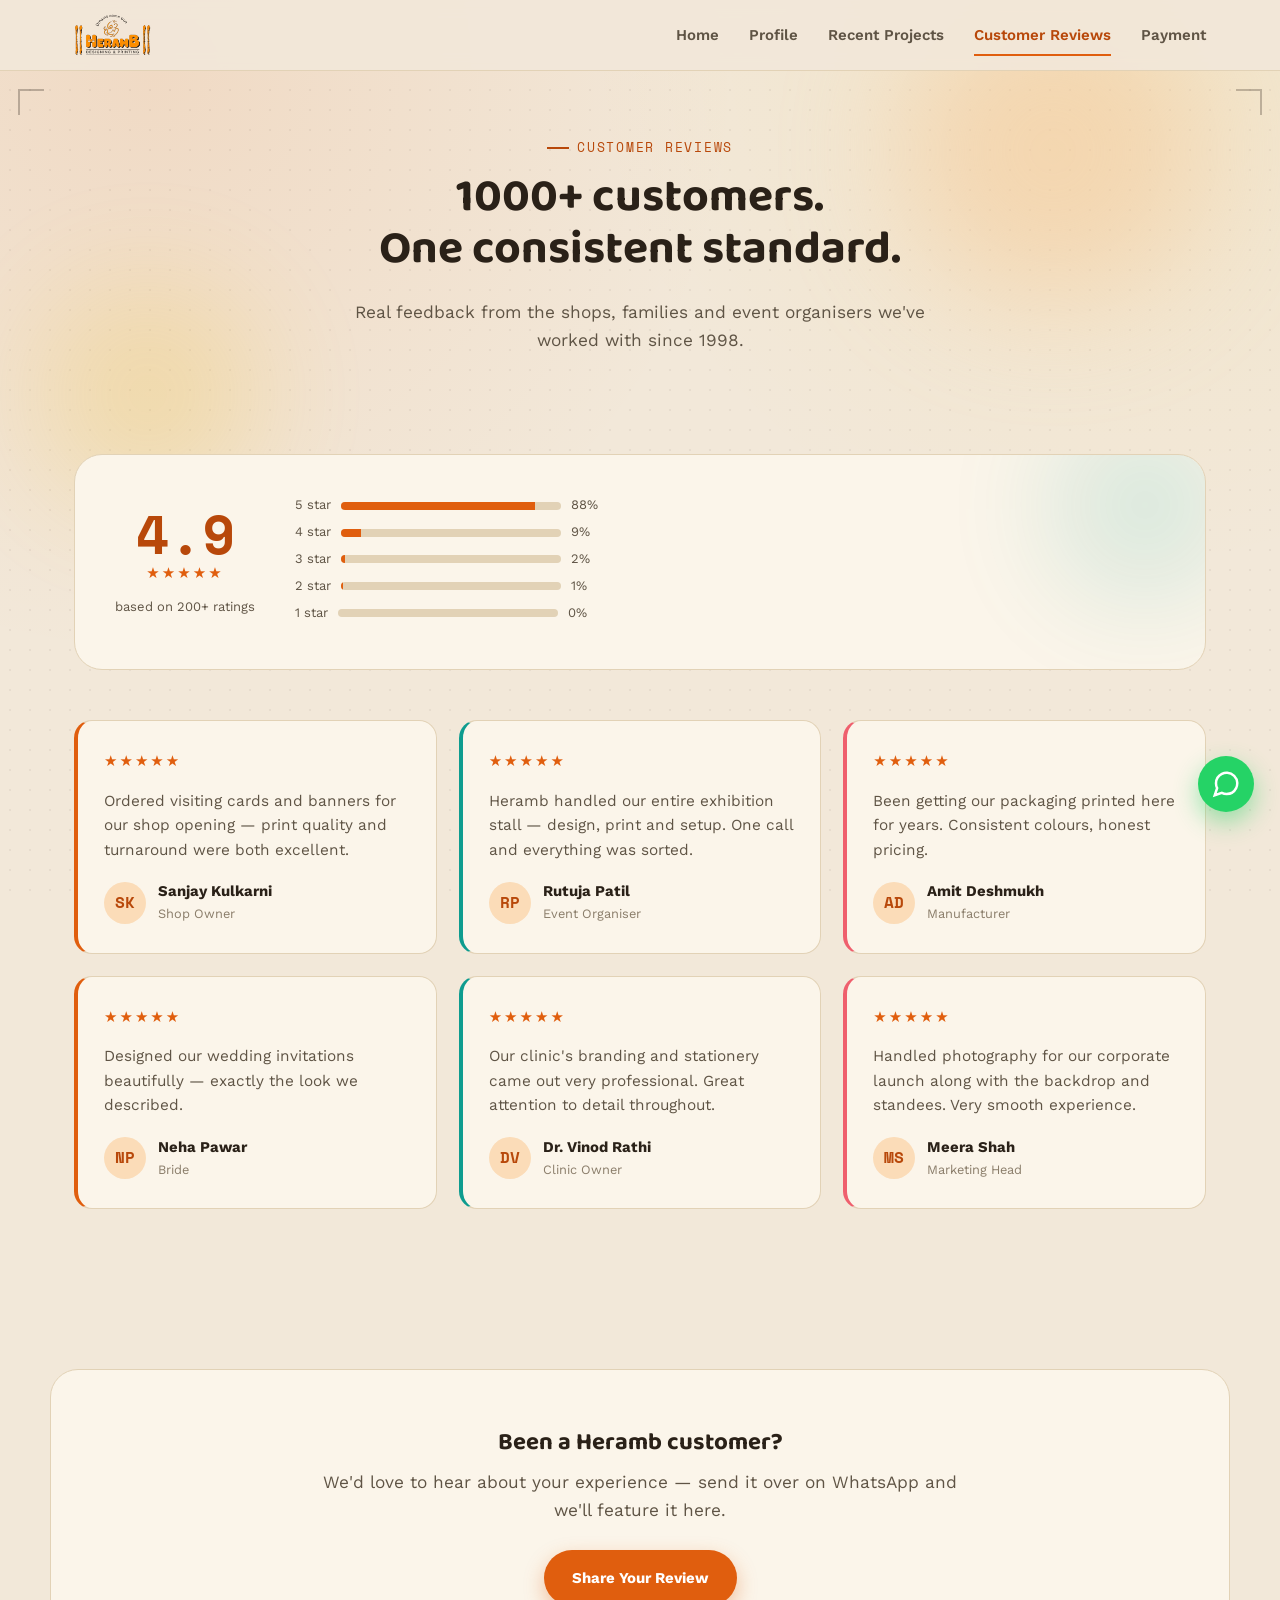
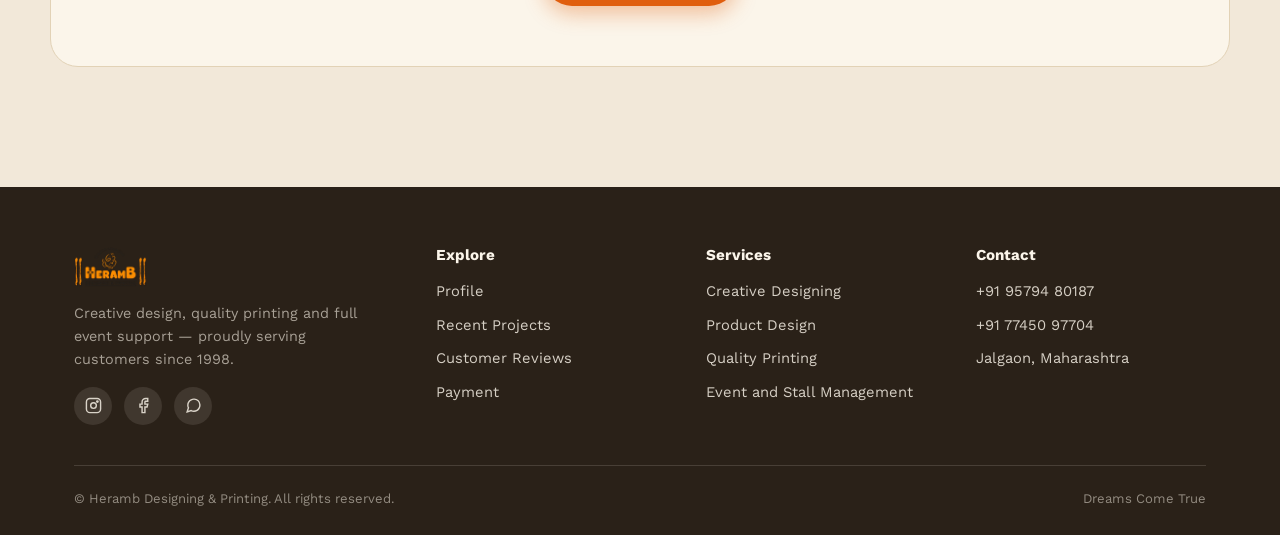
<file: reviews.html>
<!DOCTYPE html>
<html lang="en">
<head>
<meta charset="UTF-8">
<meta name="viewport" content="width=device-width, initial-scale=1.0">
<title>Customer Reviews | Heramb Designing &amp; Printing</title>
<meta name="description" content="Read what 1000+ customers say about Heramb Designing & Printing's design, printing and event services.">
<link rel="icon" href="images/logo.png">
<link rel="preconnect" href="https://fonts.googleapis.com">
<link href="https://fonts.googleapis.com/css2?family=Baloo+2:wght@500;600;700;800&family=Work+Sans:wght@400;500;600;700&family=Space+Mono:wght@400;700&display=swap" rel="stylesheet">
<link rel="stylesheet" href="styles.css">
<style>
  .rating-summary {
    display: flex; align-items: center; gap: 40px; flex-wrap: wrap;
    padding: 40px; margin-bottom: 50px;
  }
  .rating-big { font-family: var(--font-mono); font-size: 3.4rem; font-weight: 700; color: var(--orange-deep); line-height: 1; }
  .bar-row { display: flex; align-items: center; gap: 10px; margin-bottom: 6px; font-size: 13px; color: var(--charcoal-soft); }
  .bar-track { width: 220px; height: 8px; background: var(--beige-line); border-radius: 999px; overflow: hidden; }
  .bar-fill { height: 100%; background: var(--orange); }
</style>
</head>
<body>

<header class="site-header">
  <div class="nav-wrap">
    <a href="index.html" class="brand"><img src="images/logo.png" alt="Heramb Designing & Printing logo"></a>
    <nav class="nav-links">
      <a href="index.html">Home</a>
      <a href="profile.html">Profile</a>
      <a href="projects.html">Recent Projects</a>
      <a href="reviews.html">Customer Reviews</a>
      <a href="payment.html">Payment</a>
      
    </nav>
    <button class="nav-toggle" aria-label="Toggle menu"><span></span><span></span><span></span></button>
  </div>
</header>

<section class="page-hero">
  <span class="crop-mark tl"></span>
  <span class="crop-mark tr"></span>
  <span class="blob orange" style="width:300px;height:300px;top:-70px;right:6%;"></span>
  <span class="blob yellow" style="width:220px;height:220px;bottom:-50px;left:3%;"></span>
  <div class="container section-head">
    <span class="eyebrow">Customer Reviews</span>
    <h1>1000+ customers. <br>One consistent standard.</h1>
    <p class="lead" style="margin:0 auto;">Real feedback from the shops, families and event organisers we've worked with since 1998.</p>
  </div>
</section>

<section style="padding-top:0;">
  <div class="container">
    <div class="panel rating-summary" style="position:relative; overflow:hidden;">
      <span class="blob teal drift" style="width:180px;height:180px;top:-40px;right:-30px;"></span>
      <div class="text-center">
        <div class="rating-big">4.9</div>
        <div class="review-stars">★★★★★</div>
        <div style="font-size:13px; color:var(--charcoal-soft);">based on 200+ ratings</div>
      </div>
      <div>
        <div class="bar-row">5 star <div class="bar-track"><div class="bar-fill" style="width:88%;"></div></div> 88%</div>
        <div class="bar-row">4 star <div class="bar-track"><div class="bar-fill" style="width:9%;"></div></div> 9%</div>
        <div class="bar-row">3 star <div class="bar-track"><div class="bar-fill" style="width:2%;"></div></div> 2%</div>
        <div class="bar-row">2 star <div class="bar-track"><div class="bar-fill" style="width:1%;"></div></div> 1%</div>
        <div class="bar-row">1 star <div class="bar-track"><div class="bar-fill" style="width:0%;"></div></div> 0%</div>
      </div>
    </div>

    <div class="review-grid">
      <div class="review-card">
        <div class="review-stars">★★★★★</div>
        <p class="review-text">Ordered visiting cards and banners for our shop opening — print quality and turnaround were both excellent.</p>
        <div class="review-person"><div class="review-avatar">SK</div><div><div class="review-name">Sanjay Kulkarni</div><div class="review-role">Shop Owner</div></div></div>
      </div>
      <div class="review-card">
        <div class="review-stars">★★★★★</div>
        <p class="review-text">Heramb handled our entire exhibition stall — design, print and setup. One call and everything was sorted.</p>
        <div class="review-person"><div class="review-avatar">RP</div><div><div class="review-name">Rutuja Patil</div><div class="review-role">Event Organiser</div></div></div>
      </div>
      <div class="review-card">
        <div class="review-stars">★★★★★</div>
        <p class="review-text">Been getting our packaging printed here for years. Consistent colours, honest pricing.</p>
        <div class="review-person"><div class="review-avatar">AD</div><div><div class="review-name">Amit Deshmukh</div><div class="review-role">Manufacturer</div></div></div>
      </div>
      <div class="review-card">
        <div class="review-stars">★★★★★</div>
        <p class="review-text">Designed our wedding invitations beautifully — exactly the look we described.</p>
        <div class="review-person"><div class="review-avatar">NP</div><div><div class="review-name">Neha Pawar</div><div class="review-role">Bride</div></div></div>
      </div>
      <div class="review-card">
        <div class="review-stars">★★★★★</div>
        <p class="review-text">Our clinic's branding and stationery came out very professional. Great attention to detail throughout.</p>
        <div class="review-person"><div class="review-avatar">DV</div><div><div class="review-name">Dr. Vinod Rathi</div><div class="review-role">Clinic Owner</div></div></div>
      </div>
      <div class="review-card">
        <div class="review-stars">★★★★★</div>
        <p class="review-text">Handled photography for our corporate launch along with the backdrop and standees. Very smooth experience.</p>
        <div class="review-person"><div class="review-avatar">MS</div><div><div class="review-name">Meera Shah</div><div class="review-role">Marketing Head</div></div></div>
      </div>
    </div>
  </div>
</section>

<section>
  <div class="container panel text-center" style="padding:60px 30px;">
    <h2>Been a Heramb customer?</h2>
    <p class="lead" style="margin:0 auto 26px;">We'd love to hear about your experience — send it over on WhatsApp and we'll feature it here.</p>
    <div class="hero-actions" style="justify-content:center;">
      <a href="https://wa.me/919579480187?text=Hi%2C%20I%27d%20like%20to%20share%20a%20review%20of%20your%20work." class="btn btn-primary whatsapp-btn" target="_blank" rel="noopener">Share Your Review</a>
    </div>
  </div>
</section>

<footer>
  <div class="container">
    <div class="footer-grid">
      <div class="footer-brand">
        <img src="images/logo.png" alt="Heramb Designing & Printing">
        <p>Creative design, quality printing and full event support — proudly serving customers since 1998.</p>
        <div class="social-row">
          <a href="#" aria-label="Instagram" target="_blank" rel="noopener"><svg width="17" height="17" viewBox="0 0 24 24" fill="none" stroke="currentColor" stroke-width="2"><rect x="2" y="2" width="20" height="20" rx="5"/><circle cx="12" cy="12" r="4"/><circle cx="17.5" cy="6.5" r="1"/></svg></a>
          <a href="#" aria-label="Facebook" target="_blank" rel="noopener"><svg width="17" height="17" viewBox="0 0 24 24" fill="none" stroke="currentColor" stroke-width="2"><path d="M18 2h-3a5 5 0 0 0-5 5v3H7v4h3v8h4v-8h3l1-4h-4V7a1 1 0 0 1 1-1h3Z"/></svg></a>
          <a href="https://wa.me/919579480187" class="whatsapp-icon" aria-label="WhatsApp" target="_blank" rel="noopener"><svg width="17" height="17" viewBox="0 0 24 24" fill="none" stroke="currentColor" stroke-width="2"><path d="M21 11.5a8.38 8.38 0 0 1-.9 3.8 8.5 8.5 0 0 1-7.6 4.7 8.38 8.38 0 0 1-3.8-.9L3 21l1.9-5.7a8.38 8.38 0 0 1-.9-3.8 8.5 8.5 0 0 1 4.7-7.6 8.38 8.38 0 0 1 3.8-.9h.5a8.48 8.48 0 0 1 8 8v.5Z"/></svg></a>
        </div>
      </div>
      <div>
        <h4>Explore</h4>
        <ul>
          <li><a href="profile.html">Profile</a></li>
          <li><a href="projects.html">Recent Projects</a></li>
          <li><a href="reviews.html">Customer Reviews</a></li>
          <li><a href="payment.html">Payment</a></li>
        </ul>
      </div>
      <div>
        <h4>Services</h4>
        <ul>
          <li><a href="index.html#services">Creative Designing</a></li>
          <li><a href="index.html#services">Product Design</a></li>
          <li><a href="index.html#services">Quality Printing</a></li>
          <li><a href="index.html#services">Event and Stall Management</a></li>
        </ul>
      </div>
      <div>
        <h4>Contact</h4>
        <ul>
          <li>+91 95794 80187</li>
          <li>+91 77450 97704</li>
          <li>Jalgaon, Maharashtra</li>
        </ul>
      </div>
    </div>
    <div class="footer-bottom">
      <span>© Heramb Designing &amp; Printing. All rights reserved.</span>
      <span>Dreams Come True</span>
    </div>
  </div>
</footer>

<script src="script.js"></script>
</body>
</html>
</file>
<file: styles.css>
/* ============================================
   HERAMB DESIGNING & PRINTING — Design System
   Palette: warm beige paper + press-proof orange
   Signature motif: printer's crop / registration marks
   ============================================ */

:root {
  --beige-bg: #f2e8d9;
  --beige-panel: #fbf5ea;
  --beige-line: #e2d2b6;
  --charcoal: #2a2118;
  --charcoal-soft: #5f5445;
  --charcoal-faint: #8a7d6a;
  --orange: #e05e0e;
  --orange-deep: #b8480a;
  --orange-tint: #fbdcb8;
  --orange-tint-2: #f6c894;
  --cyan-reg: #1ba9c7;
  --magenta-reg: #d6368f;
  --yellow-reg: #ecb400;
  --teal-pop: #0e9c8f;
  --coral-pop: #ef5f6d;
  --violet-pop: #8b5cf6;

  --font-display: "Baloo 2", system-ui, sans-serif;
  --font-body: "Work Sans", system-ui, sans-serif;
  --font-mono: "Space Mono", monospace;

  --radius-lg: 28px;
  --radius-md: 18px;
  --radius-sm: 10px;
  --shadow-card: 0 10px 30px rgba(42, 33, 24, 0.08);
  --shadow-card-hover: 0 16px 40px rgba(42, 33, 24, 0.14);
}

* { box-sizing: border-box; }
html { scroll-behavior: smooth; }

body {
  margin: 0;
  color: var(--charcoal);
  font-family: var(--font-body);
  line-height: 1.6;
  -webkit-font-smoothing: antialiased;

  /* Fresh, on-brand texture: a faint printer's halftone dot grid over
     a soft beige wash — subtle enough to stay professional, unique
     enough to not look like a stock template. */
  background-color: var(--beige-bg);
  background-image:
    radial-gradient(rgba(42, 33, 24, 0.055) 1px, transparent 1.6px),
    radial-gradient(circle at 12% 8%, rgba(224, 94, 14, 0.10), transparent 42%),
    radial-gradient(circle at 88% 4%, rgba(236, 180, 0, 0.08), transparent 38%);
  background-size: 20px 20px, 100% 100%, 100% 100%;
  background-attachment: fixed, fixed, fixed;
  background-repeat: repeat, no-repeat, no-repeat;
}

/* Soft blurred blob accents used behind hero / feature sections */
.blob {
  position: absolute;
  border-radius: 50%;
  filter: blur(60px);
  opacity: .5;
  pointer-events: none;
  z-index: 0;
}
.blob.orange { background: var(--orange-tint-2); }
.blob.yellow { background: var(--yellow-reg); opacity: .18; }
.blob.charcoal { background: var(--beige-line); opacity: .6; }

/* ---------- Scroll reveal ---------- */
.reveal {
  opacity: 0;
  transform: translateY(22px);
  transition: opacity .7s cubic-bezier(.22,.61,.36,1), transform .7s cubic-bezier(.22,.61,.36,1);
}
.reveal.in-view {
  opacity: 1;
  transform: translateY(0);
}
@media (prefers-reduced-motion: reduce) {
  .reveal { opacity: 1; transform: none; transition: none; }
}

img { max-width: 100%; display: block; }
a { color: inherit; text-decoration: none; }
ul { margin: 0; padding: 0; list-style: none; }
button { font-family: inherit; cursor: pointer; }

.container {
  max-width: 1180px;
  margin: 0 auto;
  padding: 0 24px;
}

h1, h2, h3, h4 {
  font-family: var(--font-display);
  font-weight: 700;
  line-height: 1.12;
  margin: 0 0 .5em;
  color: var(--charcoal);
}

.eyebrow {
  font-family: var(--font-mono);
  font-size: 12.5px;
  letter-spacing: .14em;
  text-transform: uppercase;
  color: var(--orange-deep);
  display: inline-flex;
  align-items: center;
  gap: 8px;
  margin-bottom: 14px;
}
.eyebrow::before {
  content: "";
  width: 22px;
  height: 2px;
  background: var(--orange-deep);
  display: inline-block;
}

p.lead {
  color: var(--charcoal-soft);
  font-size: 1.08rem;
  max-width: 60ch;
}

/* ---------- Crop-mark signature element ---------- */
.crop-mark {
  position: absolute;
  width: 26px;
  height: 26px;
  border: 2px solid var(--charcoal);
  opacity: .28;
  pointer-events: none;
}
.crop-mark.tl { top: 18px; left: 18px; border-right: none; border-bottom: none; }
.crop-mark.tr { top: 18px; right: 18px; border-left: none; border-bottom: none; }
.crop-mark.bl { bottom: 18px; left: 18px; border-right: none; border-top: none; }
.crop-mark.br { bottom: 18px; right: 18px; border-left: none; border-top: none; }

.reg-dots { display: inline-flex; gap: 6px; align-items: center; }
.reg-dots span {
  width: 8px; height: 8px; border-radius: 50%; display: inline-block;
}
.reg-dots .c { background: var(--cyan-reg); }
.reg-dots .m { background: var(--magenta-reg); }
.reg-dots .y { background: var(--yellow-reg); }
.reg-dots .k { background: var(--charcoal); }

/* ---------- Header / Nav ---------- */
.site-header {
  position: sticky;
  top: 0;
  z-index: 100;
  background: rgba(242, 232, 217, .92);
  backdrop-filter: blur(8px);
  border-bottom: 1px solid var(--beige-line);
  transition: box-shadow .3s ease, background .3s ease;
}
.site-header.scrolled {
  box-shadow: 0 8px 24px rgba(42, 33, 24, .08);
  background: rgba(242, 232, 217, .98);
}
.nav-wrap {
  display: flex;
  align-items: center;
  justify-content: space-between;
  padding: 14px 24px;
  max-width: 1180px;
  margin: 0 auto;
}
.brand {
  position: relative;
  display: flex;
  align-items: center;
  gap: 10px;
}
.brand img { height: 42px; width: auto; }
.brand-text {
  font-family: var(--font-mono);
  font-size: 11px;
  letter-spacing: .08em;
  color: var(--charcoal-soft);
  text-transform: uppercase;
}
.nav-links {
  display: flex;
  gap: 30px;
  align-items: center;
}
.nav-links a {
  font-weight: 600;
  font-size: 15px;
  color: var(--charcoal-soft);
  position: relative;
  padding: 6px 0;
}
.nav-links a:hover, .nav-links a.active { color: var(--orange-deep); }
.nav-links a.active::after {
  content: "";
  position: absolute;
  left: 0; right: 0; bottom: -3px;
  height: 2px;
  background: var(--orange);
}
.nav-cta {
  background: var(--charcoal);
  color: var(--beige-panel) !important;
  padding: 10px 20px;
  border-radius: 999px;
  font-weight: 700 !important;
  font-size: 14px !important;
}
.nav-cta:hover { background: var(--orange-deep); }

.nav-toggle {
  display: none;
  flex-direction: column;
  gap: 5px;
  background: none;
  border: none;
  padding: 8px;
}
.nav-toggle span {
  width: 24px; height: 2px; background: var(--charcoal);
}

/* ---------- Hero ---------- */
.hero {
  position: relative;
  padding: 90px 0 70px;
  overflow: hidden;
}
.hero-grid {
  display: grid;
  grid-template-columns: 1.1fr .9fr;
  gap: 50px;
  align-items: center;
}
.hero h1 {
  font-size: clamp(2.4rem, 4.5vw, 3.7rem);
}
.hero h1 .accent { color: var(--orange); }
.hero-stats {
  display: flex;
  gap: 36px;
  margin: 30px 0;
  flex-wrap: wrap;
}
.stat-num {
  font-family: var(--font-mono);
  font-size: 2.1rem;
  font-weight: 700;
  color: var(--orange-deep);
  display: block;
}
.stat-label {
  font-size: 13px;
  color: var(--charcoal-soft);
  text-transform: uppercase;
  letter-spacing: .06em;
}
.hero-actions { display: flex; gap: 16px; flex-wrap: wrap; margin-top: 10px; }

.btn {
  display: inline-flex;
  align-items: center;
  gap: 8px;
  padding: 14px 26px;
  border-radius: 999px;
  font-weight: 700;
  font-size: 15px;
  border: 2px solid transparent;
  transition: transform .15s ease, box-shadow .15s ease, background .15s ease;
}
.btn-primary {
  background: var(--orange);
  color: #fff;
  box-shadow: 0 8px 20px rgba(224, 94, 14, .35);
}
.btn-primary:hover { background: var(--orange-deep); transform: translateY(-2px); }
.btn-outline {
  border-color: var(--charcoal);
  color: var(--charcoal);
}
.btn-outline:hover { background: var(--charcoal); color: var(--beige-panel); }

/* WhatsApp brand green — only shows when the button/icon is actually clicked or hovered */
.btn.whatsapp-btn:hover,
.btn.whatsapp-btn:active {
  background: #25D366;
  border-color: #25D366;
  color: #ffffff;
}
.social-row a.whatsapp-icon:hover { background: #25D366; }

.hero-visual {
  position: relative;
  display: flex;
  align-items: center;
  justify-content: center;
}
/* Soft pulsing glow behind everything, gives the whole badge some depth */
.hero-visual::before {
  content: "";
  position: absolute;
  width: 460px;
  height: 460px;
  border-radius: 50%;
  background: radial-gradient(circle, rgba(224, 94, 14, 0.18) 0%, rgba(224, 94, 14, 0) 70%);
  animation: heroGlowPulse 3.2s ease-in-out infinite;
  z-index: 0;
}
@keyframes heroGlowPulse {
  0%, 100% { transform: scale(1); opacity: .6; }
  50% { transform: scale(1.08); opacity: 1; }
}
.hero-visual .ring {
  position: absolute;
  border: 2px dashed var(--orange);
  border-radius: 50%;
  opacity: .45;
  z-index: 1;
}
.hero-visual .ring.r1 { width: 340px; height: 340px; animation: spin 40s linear infinite; }
.hero-visual .ring.r2 { width: 420px; height: 420px; opacity: .28; animation: spin 60s linear infinite reverse; }
@keyframes spin { to { transform: rotate(360deg); } }
.logo-frame { position: relative; z-index: 2; width: 270px; }
.hero-visual img { display: block; width: 100%; }

/* ---------- Section basics ---------- */
section { padding: 80px 0; position: relative; }
.section-head { max-width: 640px; margin: 0 auto 50px; text-align: center; }
.section-head.left { margin-left: 0; text-align: left; }

.panel {
  background: var(--beige-panel);
  border-radius: var(--radius-lg);
  border: 1px solid var(--beige-line);
}

/* ---------- Services grid ---------- */
.services-grid {
  display: grid;
  grid-template-columns: repeat(3, 1fr);
  gap: 22px;
}
.service-card-link {
  display: block;
  height: 100%;
  text-decoration: none;
  color: inherit;
}
.service-card {
  background: var(--beige-panel);
  border: 1px solid var(--beige-line);
  border-radius: var(--radius-md);
  padding: 30px 26px;
  height: 100%;
  box-sizing: border-box;
  display: flex;
  flex-direction: column;
  transition: transform .2s ease, box-shadow .2s ease, border-color .2s ease;
}
.service-card-link:hover .service-card {
  transform: translateY(-6px);
  box-shadow: var(--shadow-card-hover);
  border-color: var(--orange-tint-2);
}
.service-icon {
  width: 52px; height: 52px;
  border-radius: 14px;
  background: var(--orange-tint);
  display: flex; align-items: center; justify-content: center;
  margin-bottom: 18px;
  color: var(--orange-deep);
}
.service-card h3 { font-size: 1.15rem; margin-bottom: 8px; }
.service-card p { color: var(--charcoal-soft); font-size: .95rem; margin: 0; }

/* ---------- Cards / Projects ---------- */
.filter-bar {
  display: flex;
  gap: 10px;
  flex-wrap: wrap;
  justify-content: center;
  margin-bottom: 40px;
}
.filter-btn {
  background: var(--beige-panel);
  border: 1px solid var(--beige-line);
  padding: 9px 20px;
  border-radius: 999px;
  font-size: 14px;
  font-weight: 600;
  color: var(--charcoal-soft);
}
.filter-btn.active, .filter-btn:hover {
  background: var(--charcoal);
  color: var(--beige-panel);
  border-color: var(--charcoal);
}

.projects-grid {
  display: grid;
  grid-template-columns: repeat(3, 1fr);
  gap: 24px;
}
.project-card {
  border-radius: var(--radius-md);
  overflow: hidden;
  background: var(--beige-panel);
  border: 1px solid var(--beige-line);
  transition: transform .2s ease, box-shadow .2s ease;
}
.project-card:hover { transform: translateY(-6px); box-shadow: var(--shadow-card-hover); }
.project-thumb {
  aspect-ratio: 4/3;
  display: flex; align-items: center; justify-content: center;
  position: relative;
  color: #fff;
  font-family: var(--font-mono);
  font-size: 13px;
  letter-spacing: .05em;
  text-transform: uppercase;
}
.project-thumb .thumb-img {
  position: absolute;
  inset: 0;
  width: 100%;
  height: 100%;
  object-fit: cover;
  z-index: 0;
}
.project-thumb .tag {
  position: absolute;
  top: 14px; left: 14px;
  z-index: 2;
  background: rgba(0,0,0,.28);
  padding: 5px 12px;
  border-radius: 999px;
  backdrop-filter: blur(3px);
}
.project-body { padding: 18px 20px 22px; }
.project-body h3 { font-size: 1.05rem; margin-bottom: 4px; }
.project-body p { color: var(--charcoal-soft); font-size: .9rem; margin: 0; }

/* ---------- Testimonials ---------- */
.review-grid {
  display: grid;
  grid-template-columns: repeat(3, 1fr);
  gap: 22px;
}
.review-card {
  background: var(--beige-panel);
  border: 1px solid var(--beige-line);
  border-radius: var(--radius-md);
  padding: 28px 26px;
  position: relative;
}
.review-stars { color: var(--orange); font-size: 15px; margin-bottom: 12px; letter-spacing: 2px; }
.review-text { color: var(--charcoal-soft); font-size: .96rem; margin-bottom: 18px; }
.review-person { display: flex; align-items: center; gap: 12px; }
.review-avatar {
  width: 42px; height: 42px; border-radius: 50%;
  background: var(--orange-tint);
  color: var(--orange-deep);
  display: flex; align-items: center; justify-content: center;
  font-family: var(--font-mono); font-weight: 700;
}
.review-name { font-weight: 700; font-size: .93rem; }
.review-role { font-size: .8rem; color: var(--charcoal-faint); }

/* ---------- Stats strip ---------- */
.stats-strip {
  background: var(--charcoal);
  color: var(--beige-panel);
  border-radius: var(--radius-lg);
  padding: 44px 30px;
  display: grid;
  grid-template-columns: repeat(4, 1fr);
  text-align: center;
  gap: 20px;
}
.stats-strip .stat-num { color: var(--orange-tint-2); }
.stats-strip .stat-label { color: rgba(251,245,234,.7); }

/* ---------- Footer ---------- */
footer {
  background: var(--charcoal);
  color: rgba(251, 245, 234, .82);
  padding: 60px 0 26px;
  margin-top: 40px;
}
.footer-grid {
  display: grid;
  grid-template-columns: 1.4fr 1fr 1fr 1fr;
  gap: 40px;
  padding-bottom: 40px;
  border-bottom: 1px solid rgba(251,245,234,.14);
}
.footer-brand img { height: 40px; margin-bottom: 14px; }
.footer-brand p { font-size: .9rem; color: rgba(251,245,234,.6); max-width: 32ch; }
footer h4 { color: var(--beige-panel); font-size: .95rem; margin-bottom: 16px; font-family: var(--font-body); }
footer ul li { margin-bottom: 10px; font-size: .92rem; }
footer ul li a:hover { color: var(--orange-tint-2); }
.social-row { display: flex; gap: 12px; margin-top: 16px; }
.social-row a {
  width: 38px; height: 38px; border-radius: 50%;
  background: rgba(251,245,234,.1);
  display: flex; align-items: center; justify-content: center;
}
.social-row a:hover { background: var(--orange); }
.footer-bottom {
  padding-top: 22px;
  display: flex;
  justify-content: space-between;
  font-size: .82rem;
  color: rgba(251,245,234,.5);
  flex-wrap: wrap;
  gap: 10px;
}

/* ---------- Page header (sub-pages) ---------- */
.page-hero {
  padding: 60px 0 50px;
  position: relative;
}
.page-hero h1 { font-size: clamp(2rem, 4vw, 2.9rem); }
.page-hero > .container, .hero > .container { position: relative; z-index: 1; }

/* ---------- Utility ---------- */
.mt-lg { margin-top: 60px; }
.text-center { text-align: center; }
.two-col {
  display: grid;
  grid-template-columns: 1fr 1fr;
  gap: 50px;
  align-items: center;
}
.badge-strip {
  display: flex;
  gap: 14px;
  flex-wrap: wrap;
}
.badge-pill {
  font-family: var(--font-mono);
  font-size: 12px;
  padding: 7px 14px;
  border-radius: 999px;
  background: var(--orange-tint);
  color: var(--orange-deep);
  border: 1px solid var(--orange-tint-2);
}

/* ---------- Responsive ---------- */
@media (max-width: 900px) {
  .hero-grid, .two-col { grid-template-columns: 1fr; }
  .hero-visual { order: -1; }
  .services-grid, .projects-grid, .review-grid { grid-template-columns: repeat(2, 1fr); }
  .stats-strip { grid-template-columns: repeat(2, 1fr); }
  .footer-grid { grid-template-columns: 1fr 1fr; }
  .nav-links { display: none; }
  .nav-toggle { display: flex; }
}
@media (max-width: 600px) {
  .services-grid, .projects-grid, .review-grid { grid-template-columns: 1fr; }
  .stats-strip { grid-template-columns: repeat(2, 1fr); }
  .footer-grid { grid-template-columns: 1fr; }
  .hero-stats { gap: 24px; }
}

/* Mobile nav drawer */
.nav-links.open {
  display: flex;
  position: absolute;
  top: 100%;
  left: 0; right: 0;
  background: var(--beige-panel);
  flex-direction: column;
  padding: 20px 24px;
  gap: 18px;
  border-bottom: 1px solid var(--beige-line);
}

/* ============================================
   INTERACTIVE / PLAYFUL ADD-ONS
   ============================================ */

/* Extra floating color blobs (site-wide, not just hero) */
.blob.teal { background: var(--teal-pop); opacity: .16; }
.blob.coral { background: var(--coral-pop); opacity: .14; }
.blob.violet { background: var(--violet-pop); opacity: .12; }
.blob.drift { animation: driftBlob 14s ease-in-out infinite; }
@keyframes driftBlob {
  0%, 100% { transform: translate(0,0) scale(1); }
  50% { transform: translate(18px,-14px) scale(1.06); }
}

/* Magnetic glow buttons */
.btn { position: relative; overflow: hidden; }
.btn::before {
  content: "";
  position: absolute;
  inset: -2px;
  border-radius: 999px;
  background: linear-gradient(90deg, var(--orange), var(--coral-pop), var(--yellow-reg), var(--orange));
  background-size: 300% 100%;
  opacity: 0;
  z-index: -1;
  transition: opacity .3s ease;
  animation: gradientSlide 3s linear infinite;
}
.btn-primary:hover::before { opacity: 1; }
@keyframes gradientSlide { to { background-position: 300% 0; } }
.btn:active { transform: scale(.96) !important; }

/* Logo stays put — the rings keep spinning around it, and the mark itself
   only reacts with a light sweep of shine on hover/click. No wobble, no glow. */
.logo-frame img,
.brand img { cursor: pointer; }

.logo-frame::after,
.brand::after {
  content: "";
  position: absolute;
  inset: 0;
  -webkit-mask-image: url(images/logo.png);
  mask-image: url(images/logo.png);
  -webkit-mask-size: contain;
  mask-size: contain;
  -webkit-mask-position: center;
  mask-position: center;
  -webkit-mask-repeat: no-repeat;
  mask-repeat: no-repeat;
  background: linear-gradient(115deg,
    transparent 30%,
    rgba(255, 255, 255, .95) 47%,
    rgba(255, 214, 120, .9) 53%,
    transparent 70%);
  background-size: 280% 280%;
  background-position: -140% -140%;
  opacity: 0;
  pointer-events: none;
  transition: opacity .2s ease;
}
.logo-frame:hover::after,
.logo-frame:active::after,
.logo-frame:focus-visible::after,
.logo-frame.shine-play::after,
.brand:hover::after,
.brand:active::after,
.brand:focus-visible::after,
.brand.shine-play::after {
  opacity: 1;
  animation: logoShine 1s ease forwards;
}
@keyframes logoShine {
  from { background-position: -140% -140%; }
  to   { background-position: 140% 140%; }
}

/* Animated counters */
.stat-num.counting::after { content: ""; }

/* Service cards -> flip-reveal */
.service-card { perspective: 1000px; cursor: pointer; }
.service-card .service-icon {
  transition: transform .5s cubic-bezier(.34,1.56,.64,1), background .3s ease, color .3s ease;
}
.service-card-link:hover .service-icon {
  transform: rotate(360deg) scale(1.12);
  background: var(--orange);
  color: #fff;
}
.service-card::after {
  content: "";
  position: absolute;
  left: 0; bottom: 0;
  width: 0%; height: 3px;
  background: linear-gradient(90deg, var(--orange), var(--coral-pop), var(--yellow-reg));
  transition: width .4s ease;
  border-radius: 0 0 var(--radius-md) var(--radius-md);
}
.service-card { position: relative; }
.service-card-link:hover .service-card::after { width: 100%; }

/* Colorful rotating border accent per card (cycled via nth-child on the link wrapper) */
.service-card-link:nth-child(6n+1):hover .service-card { border-color: var(--orange); }
.service-card-link:nth-child(6n+2):hover .service-card { border-color: var(--teal-pop); }
.service-card-link:nth-child(6n+3):hover .service-card { border-color: var(--coral-pop); }
.service-card-link:nth-child(6n+4):hover .service-card { border-color: var(--violet-pop); }
.service-card-link:nth-child(6n+5):hover .service-card { border-color: var(--yellow-reg); }
.service-card-link:nth-child(6n+6):hover .service-card { border-color: var(--magenta-reg); }

/* Project cards -> hover shine + zoom */
.project-card { cursor: pointer; }
.project-thumb { overflow: hidden; }
.project-thumb::before {
  content: "";
  position: absolute; inset: 0;
  z-index: 1;
  background: linear-gradient(120deg, transparent 30%, rgba(255,255,255,.35) 50%, transparent 70%);
  transform: translateX(-120%);
  transition: transform .7s ease;
}
.project-card:hover .project-thumb::before { transform: translateX(120%); }
.project-card:hover .project-thumb { filter: brightness(1.08) saturate(1.15); }

/* Review cards -> colorful accent bar left edge, cycling colors */
.review-card { border-left: 4px solid var(--orange); transition: transform .3s ease, box-shadow .3s ease, border-color .3s ease; }
.review-card:nth-child(3n+1) { border-left-color: var(--orange); }
.review-card:nth-child(3n+2) { border-left-color: var(--teal-pop); }
.review-card:nth-child(3n+3) { border-left-color: var(--coral-pop); }
.review-card:hover { transform: translateY(-6px) scale(1.015); box-shadow: var(--shadow-card-hover); }
.review-stars span { display: inline-block; transition: transform .2s ease; }
.review-card:hover .review-stars span { animation: starPop .5s ease forwards; }
.review-stars span:nth-child(1){animation-delay:.02s}.review-stars span:nth-child(2){animation-delay:.08s}
.review-stars span:nth-child(3){animation-delay:.14s}.review-stars span:nth-child(4){animation-delay:.2s}
.review-stars span:nth-child(5){animation-delay:.26s}
@keyframes starPop { 40% { transform: scale(1.4) rotate(-8deg); } 100% { transform: scale(1) rotate(0); } }

/* Animated rating bars (reviews page) */
.bar-fill { transition: width 1.1s cubic-bezier(.22,.61,.36,1); background: linear-gradient(90deg, var(--orange), var(--coral-pop)); }
.bar-fill.animate-bar { }

/* Filter buttons -> bouncy active state */
.filter-btn { transition: transform .2s cubic-bezier(.34,1.56,.64,1), background .2s ease, color .2s ease, border-color .2s ease; }
.filter-btn.active { transform: scale(1.06); }
.filter-btn:active { transform: scale(.94); }

.filter-btn.pointed-hint {
  animation: pointedPulse 1.1s ease-in-out infinite;
  border-color: var(--orange) !important;
  box-shadow: 0 0 0 3px var(--orange-tint);
}
@keyframes pointedPulse {
  0%, 100% { transform: scale(1); }
  50% { transform: scale(1.08); }
}

/* Cursor-follow spotlight on panels */
.panel, .pay-card { position: relative; overflow: hidden; }
.panel::before, .pay-card::before {
  content: "";
  position: absolute;
  width: 260px; height: 260px;
  background: radial-gradient(circle, rgba(224,94,14,.14), transparent 70%);
  border-radius: 50%;
  left: var(--mx, 50%); top: var(--my, 50%);
  transform: translate(-50%, -50%);
  opacity: 0;
  transition: opacity .3s ease;
  pointer-events: none;
}
.panel:hover::before, .pay-card:hover::before { opacity: 1; }

/* Copy button success pulse */
.copy-btn.copied { background: var(--teal-pop); animation: pulseCopy .4s ease; }
@keyframes pulseCopy { 0%{transform:scale(1);} 40%{transform:scale(1.12);} 100%{transform:scale(1);} }

/* Form success confetti burst container */
.confetti-piece {
  position: fixed;
  width: 8px; height: 8px;
  top: 0; left: 0;
  border-radius: 2px;
  pointer-events: none;
  z-index: 999;
}

/* Nav link underline wiggle */
.nav-links a::before {
  content: "";
  position: absolute;
  left: 0; bottom: -3px;
  width: 0; height: 2px;
  background: var(--orange);
  transition: width .3s ease;
}
.nav-links a:hover::before { width: 100%; }

/* Section eyebrow dot bounce */
.reg-dots span { transition: transform .3s ease; }
.eyebrow:hover .reg-dots span { animation: dotBounce .6s ease; }
.reg-dots .c{animation-delay:0s}.reg-dots .m{animation-delay:.08s}.reg-dots .y{animation-delay:.16s}.reg-dots .k{animation-delay:.24s}
@keyframes dotBounce { 40%{ transform: translateY(-6px); } 100%{ transform: translateY(0); } }

/* Scroll-to-top playful button */
.scroll-top-btn {
  position: fixed; bottom: 26px; right: 26px;
  width: 48px; height: 48px; border-radius: 50%;
  background: var(--orange); color: #fff; border: none;
  display: flex; align-items: center; justify-content: center;
  box-shadow: 0 10px 24px rgba(224,94,14,.4);
  opacity: 0; transform: translateY(20px) scale(.8);
  transition: opacity .3s ease, transform .3s cubic-bezier(.34,1.56,.64,1), background .3s ease;
  pointer-events: none;
  z-index: 90;
}
.scroll-top-btn.show { opacity: 1; transform: translateY(0) scale(1); pointer-events: auto; }
.scroll-top-btn:hover { background: var(--orange-deep); transform: translateY(-4px) scale(1.08); }

/* Floating WhatsApp button — sits just above the scroll-to-top button */
.floating-whatsapp-btn {
  position: fixed;
  bottom: 88px; right: 26px;
  width: 56px; height: 56px; border-radius: 50%;
  background: #25D366; color: #fff;
  display: flex; align-items: center; justify-content: center;
  box-shadow: 0 10px 24px rgba(37,211,102,.45);
  z-index: 95;
  transition: transform .25s cubic-bezier(.34,1.56,.64,1), box-shadow .25s ease;
  animation: waFloatPulse 2.4s ease-in-out infinite;
}
.floating-whatsapp-btn:hover {
  transform: scale(1.1);
  box-shadow: 0 12px 28px rgba(37,211,102,.6);
}
@keyframes waFloatPulse {
  0%, 100% { box-shadow: 0 10px 24px rgba(37,211,102,.45); }
  50% { box-shadow: 0 10px 24px rgba(37,211,102,.45), 0 0 0 8px rgba(37,211,102,.18); }
}
@media (max-width: 640px) {
  .floating-whatsapp-btn { bottom: 82px; right: 16px; width: 50px; height: 50px; }
}

/* Graphic Design card is informational only — no link, no pointer cursor,
   but keep the same hover animation as the linked service cards */
.service-card.no-link { cursor: default; }
.service-card.no-link:hover {
  transform: translateY(-6px);
  box-shadow: var(--shadow-card-hover);
  border-color: var(--orange-tint-2);
}
.service-card.no-link:hover .service-icon {
  transform: rotate(360deg) scale(1.12);
  background: var(--orange);
  color: #fff;
}
.service-card.no-link:hover::after { width: 100%; }
</file>
